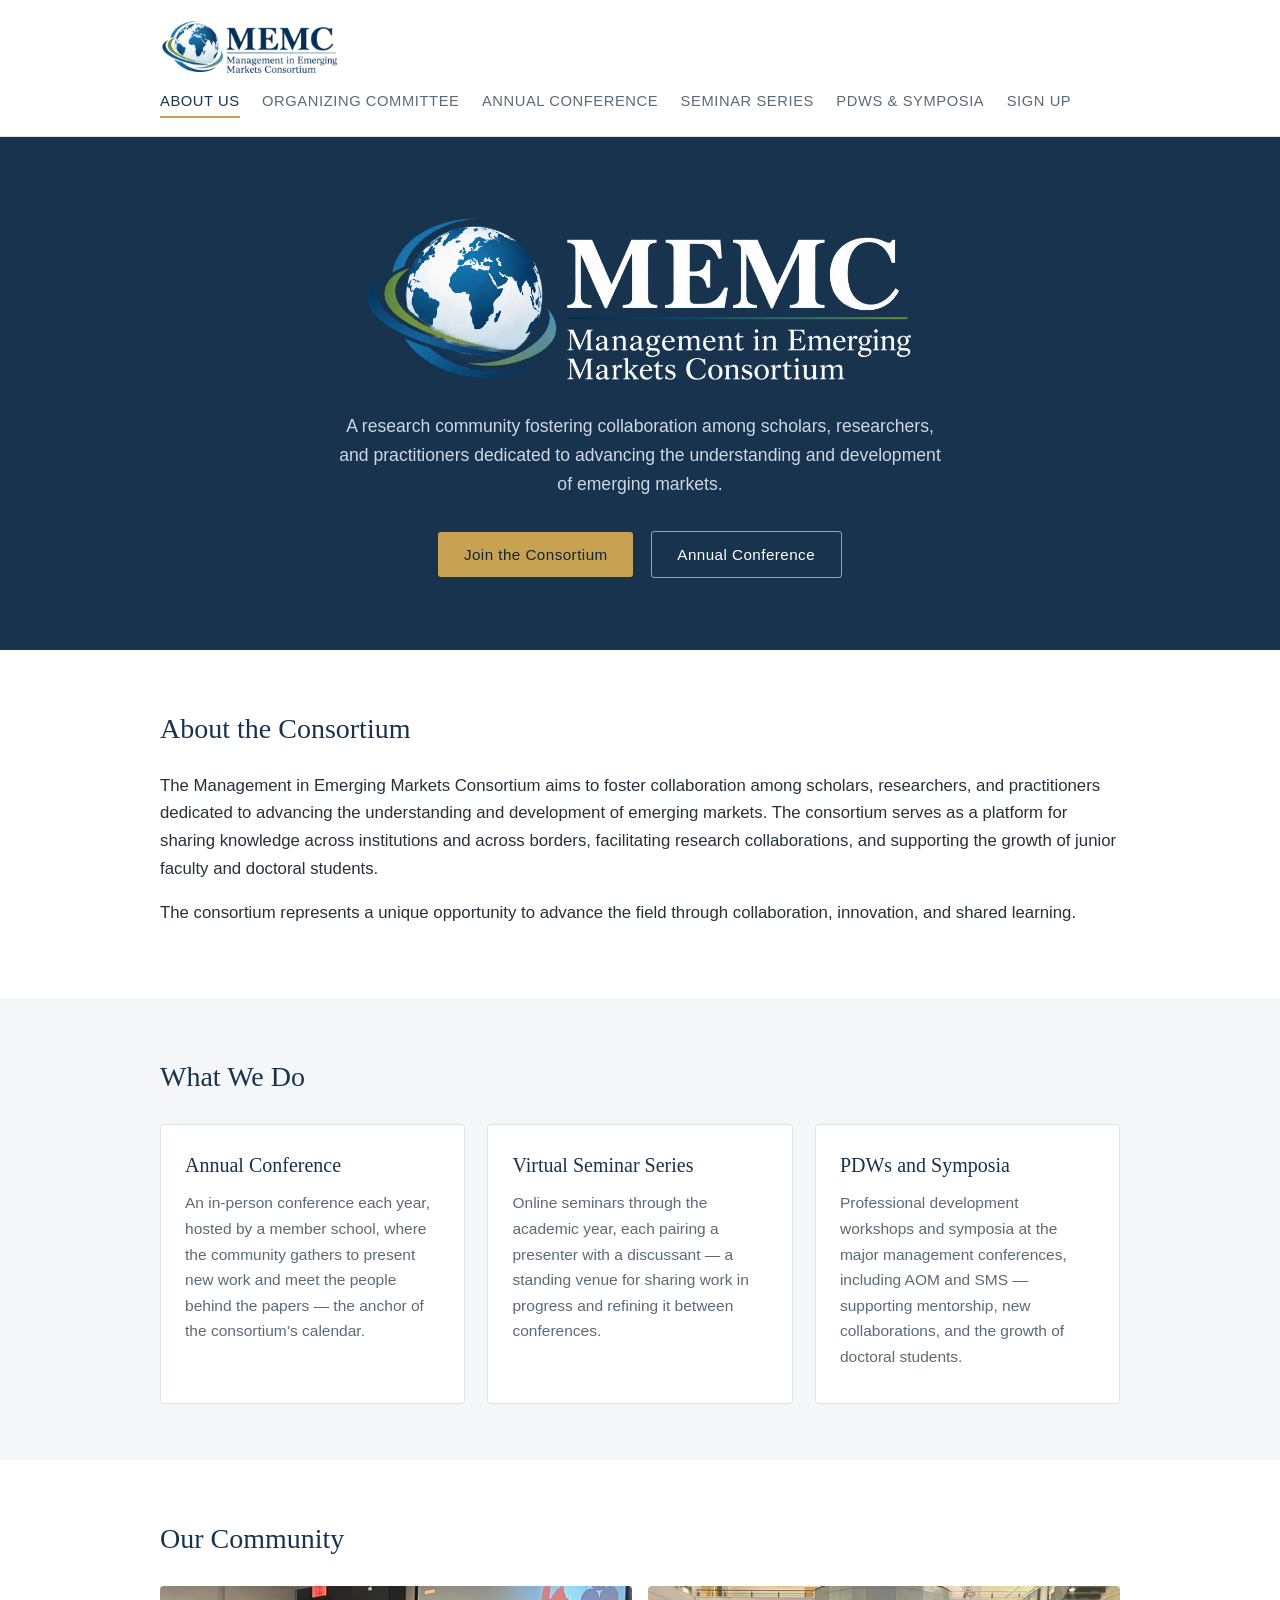
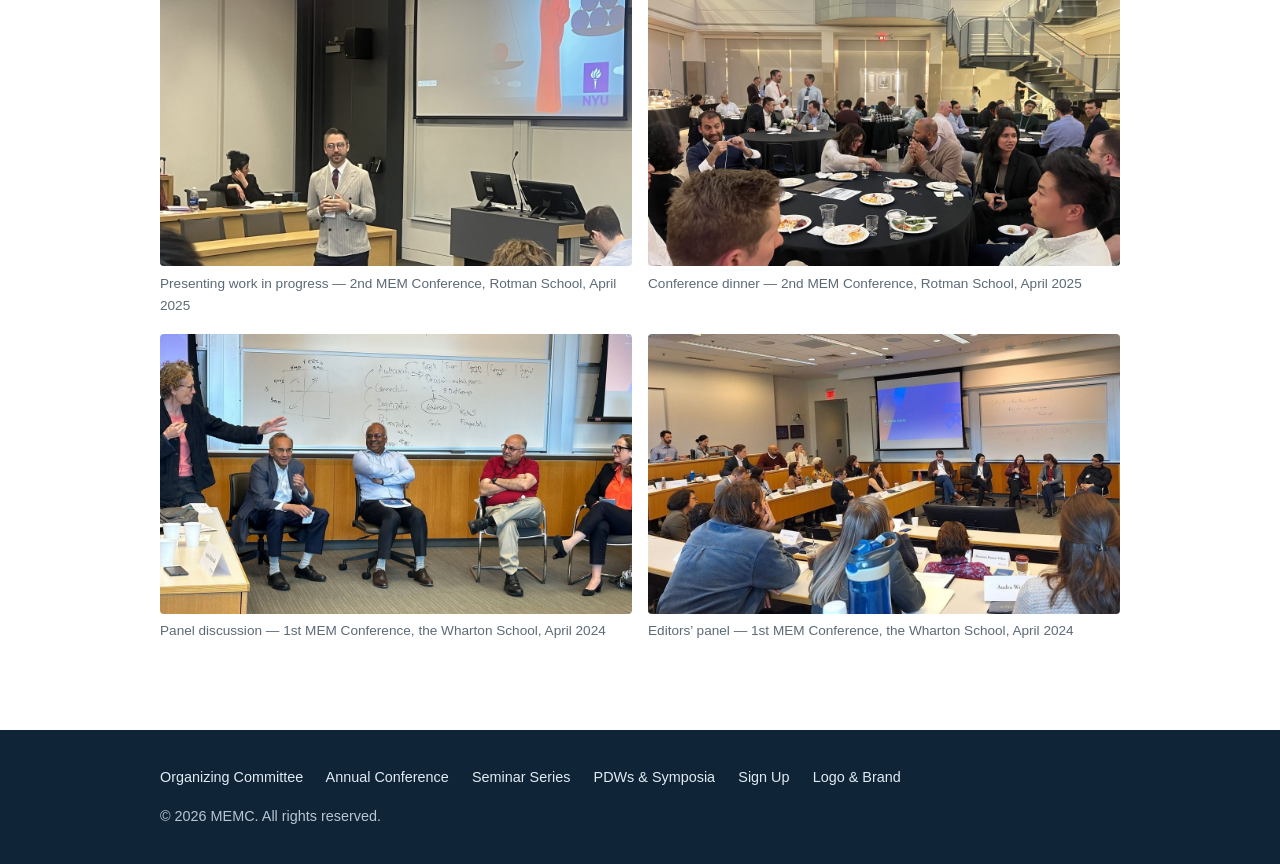
<file: docs/index.html>
<!DOCTYPE html>
<html lang="en">
<head>
  <meta charset="utf-8">
  <meta name="viewport" content="width=device-width, initial-scale=1">
  <title>MEMC — Management in Emerging Markets Consortium</title>
  <meta name="description" content="The Management in Emerging Markets Consortium fosters collaboration among scholars, researchers, and practitioners dedicated to advancing the understanding and development of emerging markets.">
  <link rel="canonical" href="https://mem-consortium.org/">
  <link rel="icon" href="favicon.ico" sizes="any">
  <link rel="icon" type="image/png" href="images/favicon-32.png">
  <link rel="apple-touch-icon" href="images/apple-touch-icon.png">
  <meta property="og:type" content="website">
  <meta property="og:site_name" content="Management in Emerging Markets Consortium (MEMC)">
  <meta property="og:title" content="MEMC — Management in Emerging Markets Consortium">
  <meta property="og:description" content="The Management in Emerging Markets Consortium fosters collaboration among scholars, researchers, and practitioners dedicated to advancing the understanding and development of emerging markets.">
  <meta property="og:url" content="https://mem-consortium.org/">
  <meta property="og:image" content="https://mem-consortium.org/images/memc-logo.png">
  <!-- Tells Google the official name, short name, website, and logo of the
       organization (shown in search results). Not a script that runs. -->
  <script type="application/ld+json">
  {
    "@context": "https://schema.org",
    "@type": "Organization",
    "name": "Management in Emerging Markets Consortium",
    "alternateName": ["MEMC", "MEM Consortium"],
    "url": "https://mem-consortium.org/",
    "logo": "https://mem-consortium.org/images/memc-logo.png",
    "description": "A research community fostering collaboration among scholars, researchers, and practitioners dedicated to advancing the understanding and development of emerging markets."
  }
  </script>
  <link rel="stylesheet" href="css/style.css">
</head>
<body>

<!-- Site navigation. If you change it, make the same change on every page
     (committee.html, conference.html, seminars.html, pdws-symposia.html,
     signup.html, brand.html). -->
<header>
  <div class="wrap header-inner">
    <a class="wordmark" href="index.html"><img src="images/memc-logo-small.png" width="180" height="60" alt="MEMC &mdash; Management in Emerging Markets Consortium"></a>
    <nav>
      <a href="index.html" class="current">About Us</a>
      <a href="committee.html">Organizing Committee</a>
      <a href="conference.html">Annual Conference</a>
      <a href="seminars.html">Seminar Series</a>
      <a href="pdws-symposia.html">PDWs &amp; Symposia</a>
      <a href="signup.html">Sign Up</a>
    </nav>
  </div>
</header>

<div class="hero">
  <div class="wrap">
    <!-- The white-lettered logo, made for dark backgrounds. -->
    <h1><img class="hero-logo" src="images/memc-logo-white.png" alt="MEMC &mdash; Management in Emerging Markets Consortium"></h1>
    <p>A research community fostering collaboration among scholars, researchers,
       and practitioners dedicated to advancing the understanding and development
       of emerging markets.</p>
    <a class="btn btn-solid" href="signup.html">Join the Consortium</a>
    <a class="btn btn-ghost" href="conference.html">Annual Conference</a>
  </div>
</div>

<section>
  <div class="wrap">
    <h2>About the Consortium</h2>
    <p>The Management in Emerging Markets Consortium aims to foster
       collaboration among scholars, researchers, and practitioners dedicated to
       advancing the understanding and development of emerging markets. The
       consortium serves as a platform for sharing knowledge across institutions
       and across borders, facilitating research collaborations, and supporting
       the growth of junior faculty and doctoral students.</p>
    <p>The consortium represents a unique opportunity to advance the field
       through collaboration, innovation, and shared learning.</p>
  </div>
</section>

<section class="tint">
  <div class="wrap">
    <h2>What We Do</h2>

    <!-- HOW TO UPDATE: add a card only when an activity is actually running.
         Ideas the committee has discussed but not yet launched do not belong
         on this page. -->
    <div class="cards">
      <div class="card">
        <h3>Annual Conference</h3>
        <p>An in-person conference each year, hosted by a member school, where
           the community gathers to present new work and meet the people behind
           the papers &mdash; the anchor of the consortium&rsquo;s calendar.</p>
      </div>
      <div class="card">
        <h3>Virtual Seminar Series</h3>
        <p>Online seminars through the academic year, each pairing a presenter
           with a discussant &mdash; a standing venue for sharing work in
           progress and refining it between conferences.</p>
      </div>
      <div class="card">
        <h3>PDWs and Symposia</h3>
        <p>Professional development workshops and symposia at the major
           management conferences, including AOM and SMS &mdash; supporting
           mentorship, new collaborations, and the growth of doctoral
           students.</p>
      </div>
    </div>
  </div>
</section>

<section>
  <div class="wrap">
    <h2>Our Community</h2>
    <!-- Newest conference photos first. Two per conference keeps the grid even. -->
    <div class="photos photos-2x2">
      <figure>
        <img src="images/conference-presentation-2025.jpg" alt="A presenter speaking beside a projected slide at the 2nd MEM Conference, Rotman School, April 2025">
        <figcaption>Presenting work in progress &mdash; 2nd MEM Conference, Rotman School, April 2025</figcaption>
      </figure>
      <figure>
        <img src="images/conference-dinner-2025.jpg" alt="Attendees talking around dinner tables at the 2nd MEM Conference, Rotman School, April 2025">
        <figcaption>Conference dinner &mdash; 2nd MEM Conference, Rotman School, April 2025</figcaption>
      </figure>
      <figure>
        <img src="images/conference-panel-discussion-2024.jpg" alt="Panel discussion at the 1st MEM Conference at the Wharton School, April 2024">
        <figcaption>Panel discussion — 1st MEM Conference, the Wharton School, April 2024</figcaption>
      </figure>
      <figure>
        <img src="images/conference-editors-panel-2024.jpg" alt="Editors' panel at the 1st MEM Conference at the Wharton School, April 2024">
        <figcaption>Editors&rsquo; panel — 1st MEM Conference, the Wharton School, April 2024</figcaption>
      </figure>
    </div>
  </div>
</section>

<footer>
  <div class="wrap footer-inner">
    <div>
      <a href="committee.html">Organizing Committee</a>
      <a href="conference.html">Annual Conference</a>
      <a href="seminars.html">Seminar Series</a>
      <a href="pdws-symposia.html">PDWs &amp; Symposia</a>
      <a href="signup.html">Sign Up</a>
      <a href="brand.html">Logo &amp; Brand</a>
    </div>
    <div>&copy; 2026 MEMC. All rights reserved.</div>
  </div>
</footer>

</body>
</html>
</file>
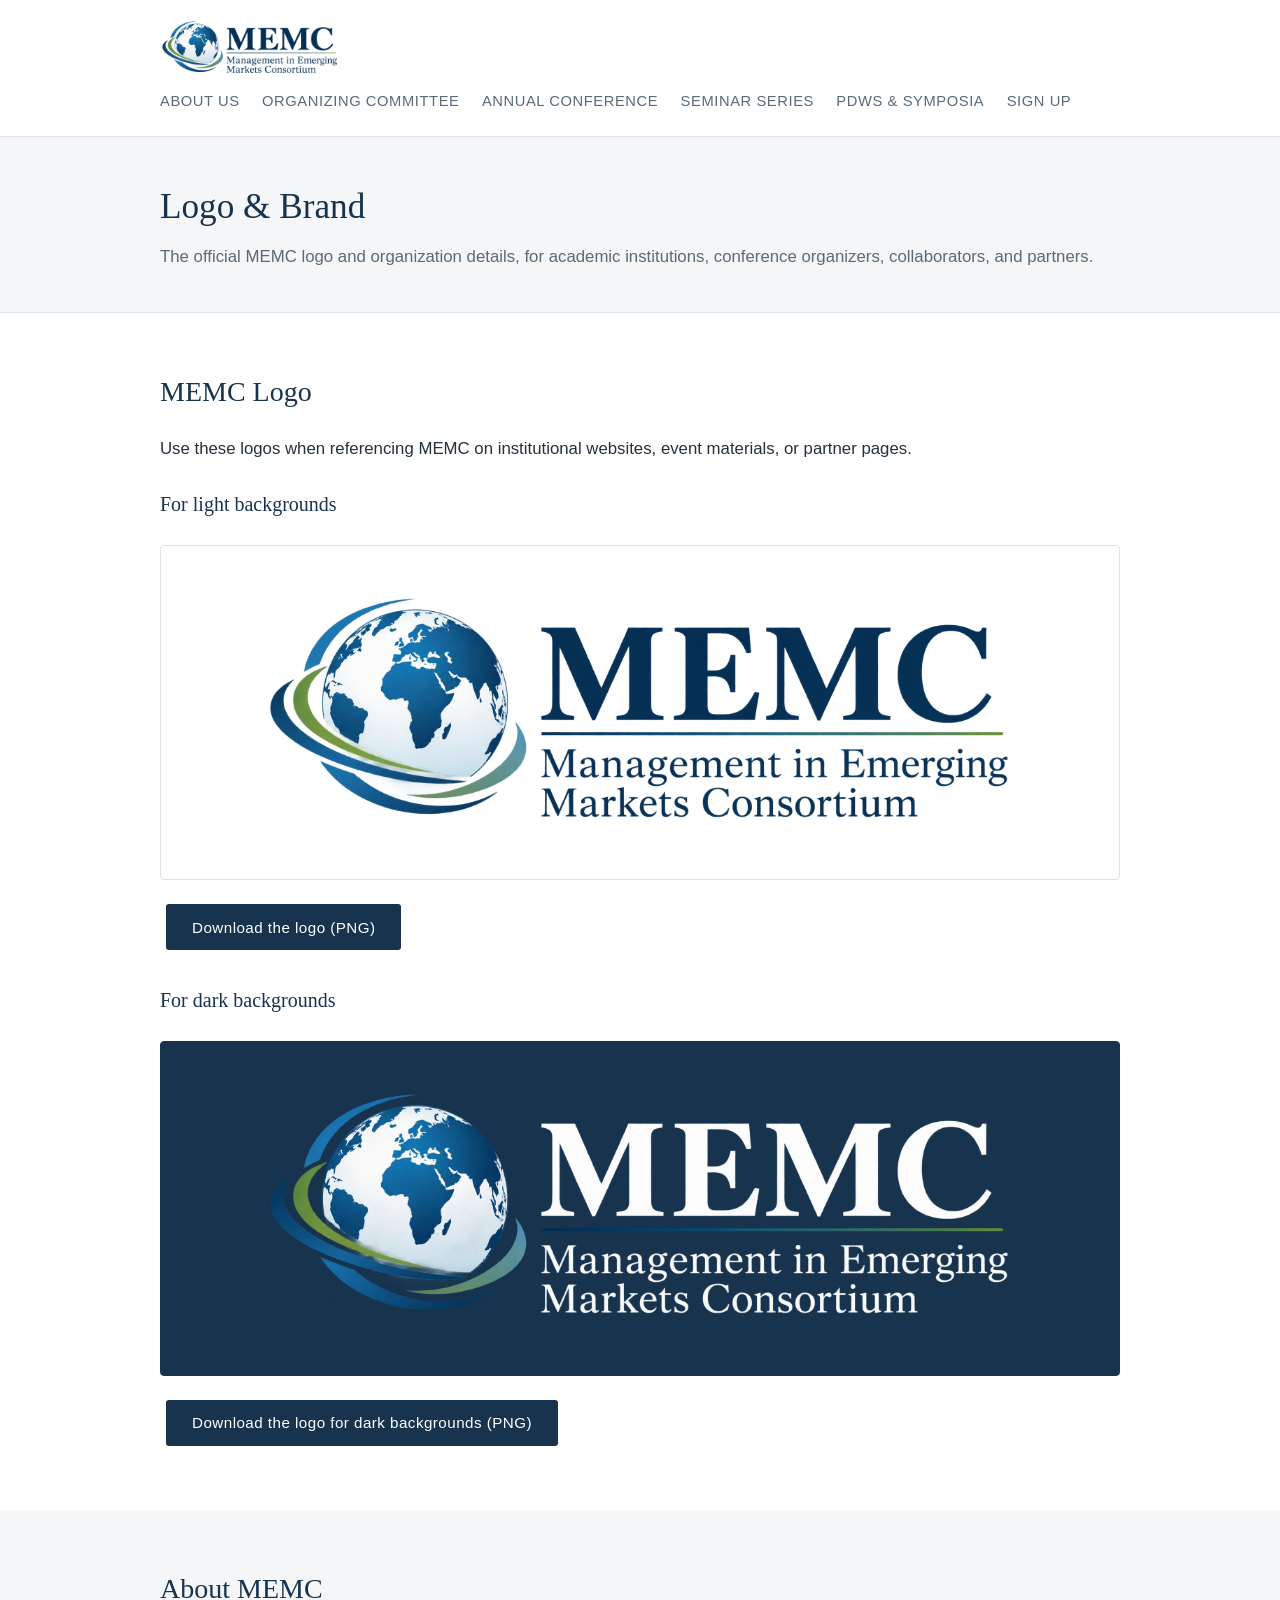
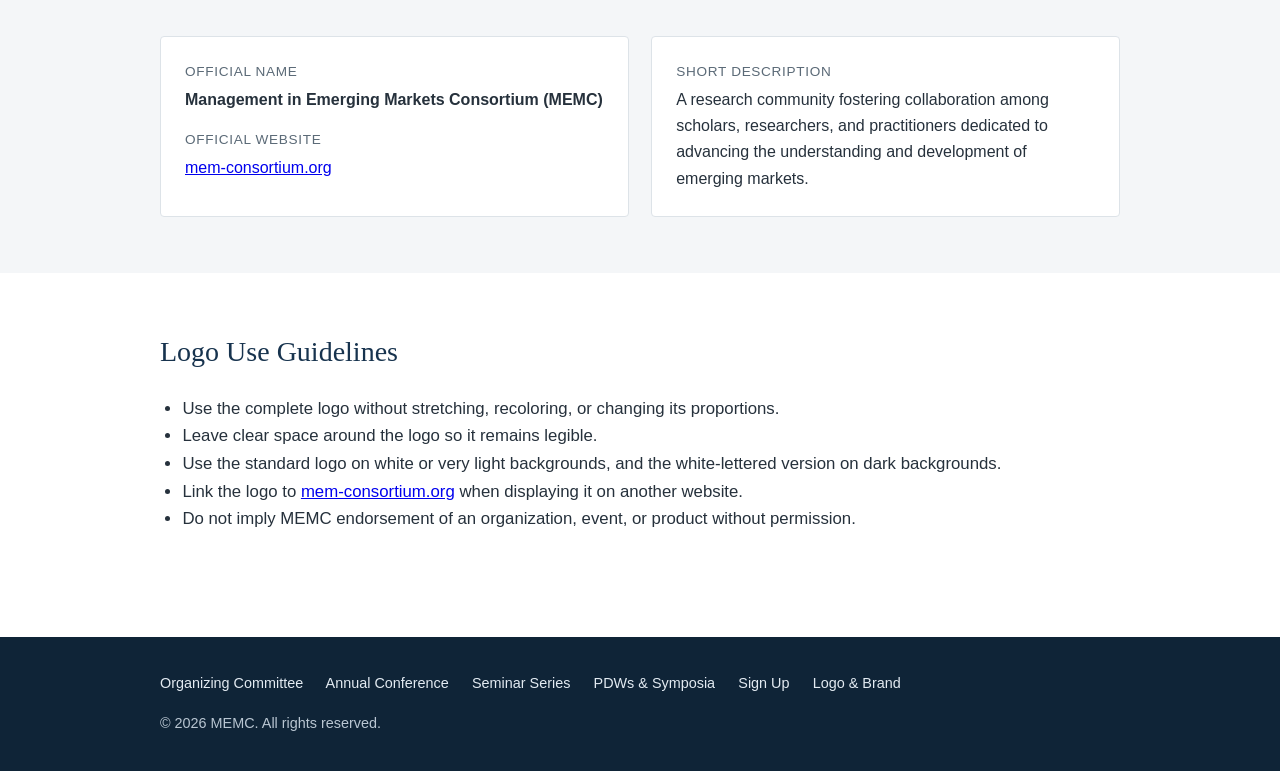
<file: docs/brand.html>
<!DOCTYPE html>
<html lang="en">
<head>
  <meta charset="utf-8">
  <meta name="viewport" content="width=device-width, initial-scale=1">
  <title>Logo &amp; Brand — Management in Emerging Markets Consortium (MEMC)</title>
  <meta name="description" content="Official logo and organization information for the Management in Emerging Markets Consortium (MEMC).">
  <link rel="canonical" href="https://mem-consortium.org/brand.html">
  <link rel="icon" href="favicon.ico" sizes="any">
  <link rel="icon" type="image/png" href="images/favicon-32.png">
  <link rel="apple-touch-icon" href="images/apple-touch-icon.png">
  <meta property="og:type" content="website">
  <meta property="og:site_name" content="Management in Emerging Markets Consortium (MEMC)">
  <meta property="og:title" content="Logo &amp; Brand — Management in Emerging Markets Consortium (MEMC)">
  <meta property="og:description" content="Official logo and organization information for the Management in Emerging Markets Consortium (MEMC).">
  <meta property="og:url" content="https://mem-consortium.org/brand.html">
  <meta property="og:image" content="https://mem-consortium.org/images/memc-logo.png">
  <link rel="stylesheet" href="css/style.css">
</head>
<body>

<header>
  <div class="wrap header-inner">
    <a class="wordmark" href="index.html"><img src="images/memc-logo-small.png" width="180" height="60" alt="MEMC &mdash; Management in Emerging Markets Consortium"></a>
    <nav>
      <a href="index.html">About Us</a>
      <a href="committee.html">Organizing Committee</a>
      <a href="conference.html">Annual Conference</a>
      <a href="seminars.html">Seminar Series</a>
      <a href="pdws-symposia.html">PDWs &amp; Symposia</a>
      <a href="signup.html">Sign Up</a>
    </nav>
  </div>
</header>

<div class="page-title">
  <div class="wrap">
    <h1>Logo &amp; Brand</h1>
    <p>The official MEMC logo and organization details, for academic institutions,
       conference organizers, collaborators, and partners.</p>
  </div>
</div>

<section>
  <div class="wrap">
    <!-- HOW TO UPDATE: if the logo changes, save the full-size PNG over
         docs/images/memc-logo.png (the download below) and a copy about
         480 pixels wide over docs/images/memc-logo-small.png (the header on
         every page). The white-lettered version for dark backgrounds is
         docs/images/memc-logo-white.png (also the home page banner). Keep
         all filenames so nothing else needs editing. -->
    <h2>MEMC Logo</h2>
    <p>Use these logos when referencing MEMC on institutional websites, event
       materials, or partner pages.</p>

    <h3>For light backgrounds</h3>
    <div class="logo-panel">
      <img src="images/memc-logo.png" alt="MEMC logo &mdash; Management in Emerging Markets Consortium">
    </div>
    <a class="btn btn-navy" href="images/memc-logo.png" download="MEMC-logo.png">Download the logo (PNG)</a>

    <h3>For dark backgrounds</h3>
    <div class="logo-panel logo-panel-dark">
      <img src="images/memc-logo-white.png" alt="MEMC logo with white lettering &mdash; Management in Emerging Markets Consortium">
    </div>
    <a class="btn btn-navy" href="images/memc-logo-white.png" download="MEMC-logo-white.png">Download the logo for dark backgrounds (PNG)</a>
  </div>
</section>

<section class="tint">
  <div class="wrap">
    <h2>About MEMC</h2>
    <div class="cards">
      <div class="card">
        <p class="label">Official name</p>
        <p class="value"><strong>Management in Emerging Markets Consortium (MEMC)</strong></p>
        <p class="label">Official website</p>
        <p class="value"><a href="https://mem-consortium.org/">mem-consortium.org</a></p>
      </div>
      <div class="card">
        <p class="label">Short description</p>
        <p class="value">A research community fostering collaboration among scholars,
           researchers, and practitioners dedicated to advancing the understanding
           and development of emerging markets.</p>
      </div>
    </div>
  </div>
</section>

<section>
  <div class="wrap">
    <h2>Logo Use Guidelines</h2>
    <ul>
      <li>Use the complete logo without stretching, recoloring, or changing its proportions.</li>
      <li>Leave clear space around the logo so it remains legible.</li>
      <li>Use the standard logo on white or very light backgrounds, and the white-lettered version on dark backgrounds.</li>
      <li>Link the logo to <a href="https://mem-consortium.org/">mem-consortium.org</a> when displaying it on another website.</li>
      <li>Do not imply MEMC endorsement of an organization, event, or product without permission.</li>
    </ul>
  </div>
</section>

<footer>
  <div class="wrap footer-inner">
    <div>
      <a href="committee.html">Organizing Committee</a>
      <a href="conference.html">Annual Conference</a>
      <a href="seminars.html">Seminar Series</a>
      <a href="pdws-symposia.html">PDWs &amp; Symposia</a>
      <a href="signup.html">Sign Up</a>
      <a href="brand.html">Logo &amp; Brand</a>
    </div>
    <div>&copy; 2026 MEMC. All rights reserved.</div>
  </div>
</footer>

</body>
</html>
</file>
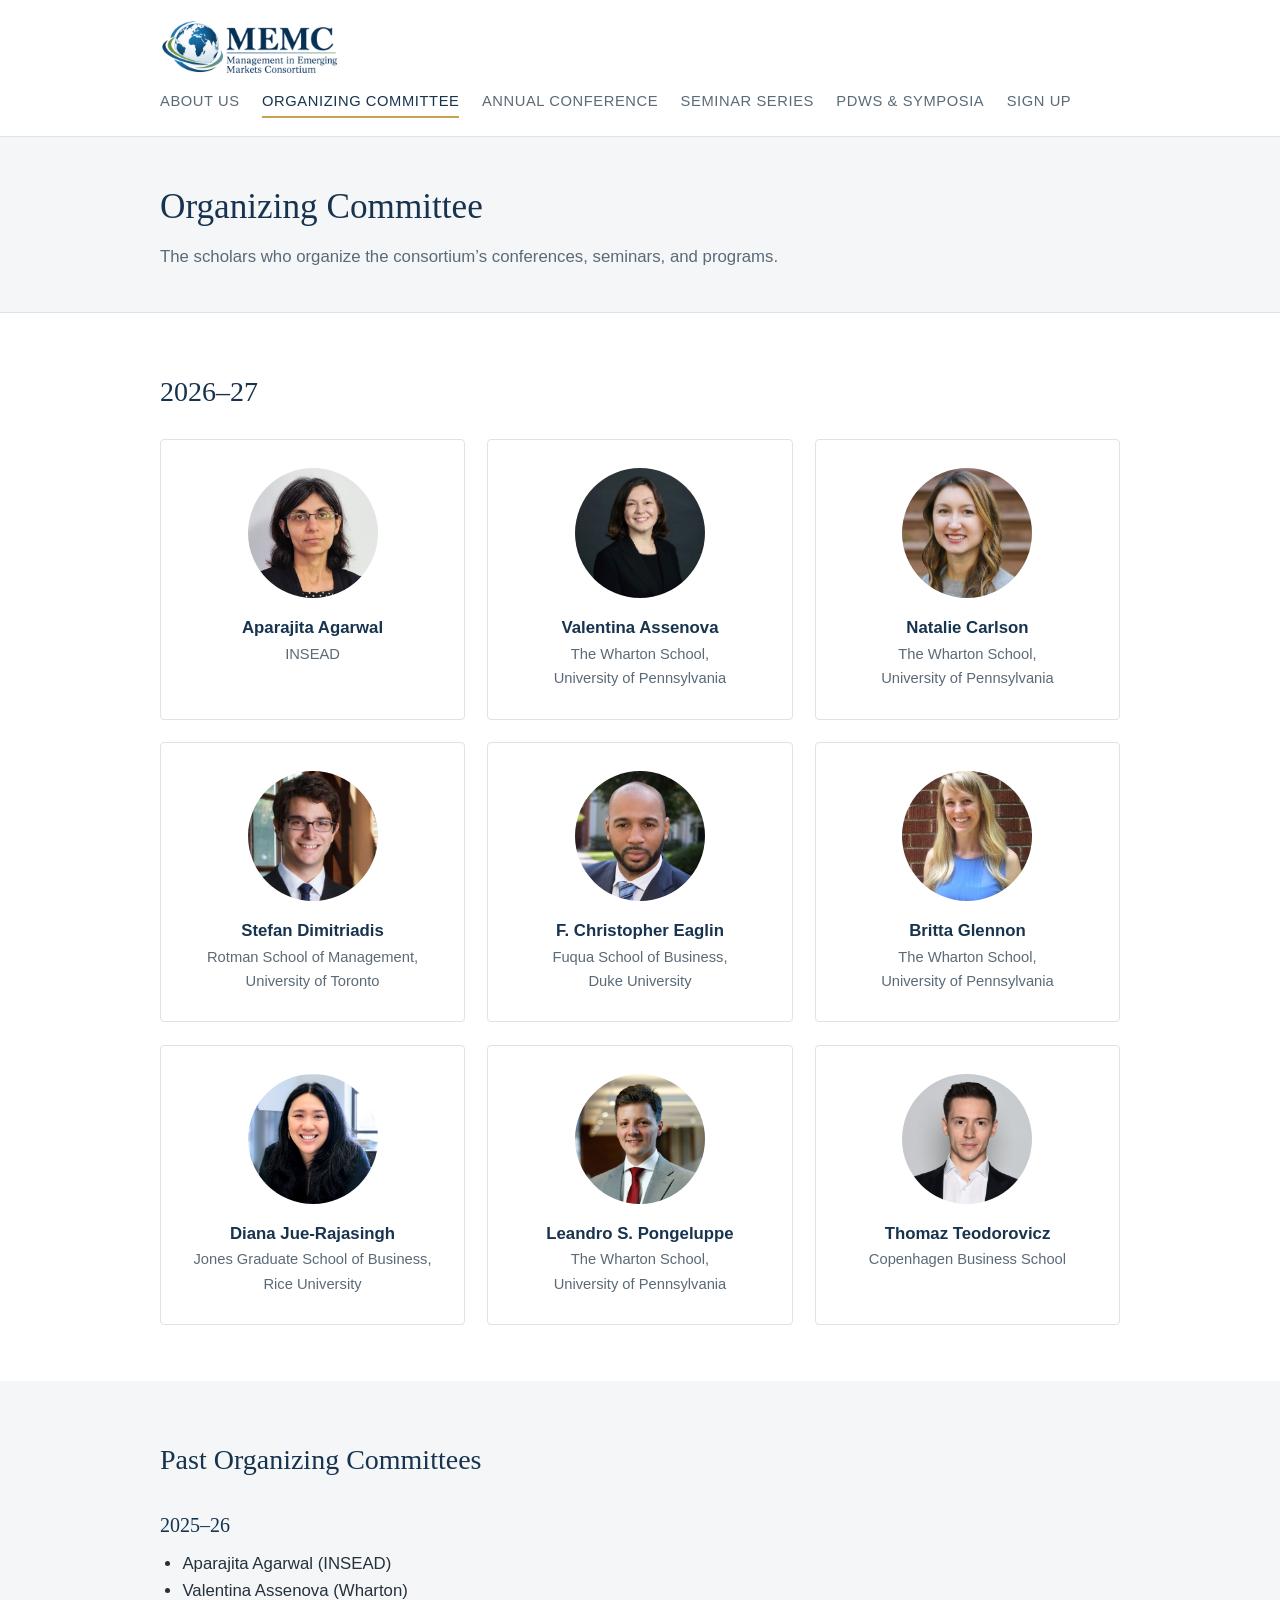
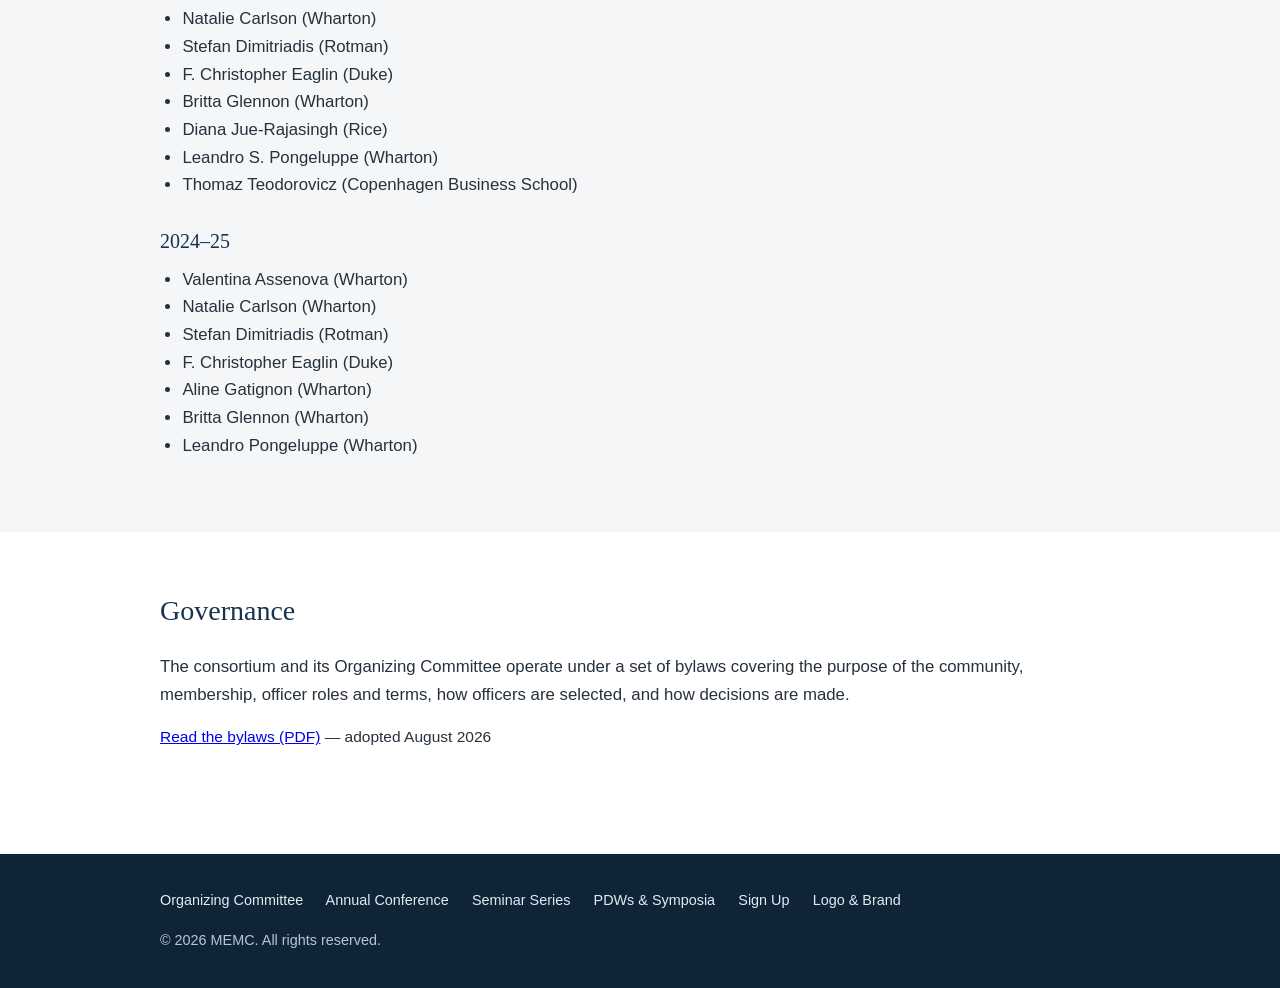
<file: docs/committee.html>
<!DOCTYPE html>
<html lang="en">
<head>
  <meta charset="utf-8">
  <meta name="viewport" content="width=device-width, initial-scale=1">
  <title>Organizing Committee — Management in Emerging Markets Consortium (MEMC)</title>
  <meta name="description" content="The scholars who organize the conferences, seminars, and programs of the Management in Emerging Markets Consortium (MEMC), and the bylaws that govern it.">
  <link rel="canonical" href="https://mem-consortium.org/committee.html">
  <link rel="icon" href="favicon.ico" sizes="any">
  <link rel="icon" type="image/png" href="images/favicon-32.png">
  <link rel="apple-touch-icon" href="images/apple-touch-icon.png">
  <meta property="og:type" content="website">
  <meta property="og:site_name" content="Management in Emerging Markets Consortium (MEMC)">
  <meta property="og:title" content="Organizing Committee — Management in Emerging Markets Consortium (MEMC)">
  <meta property="og:description" content="The scholars who organize the conferences, seminars, and programs of the Management in Emerging Markets Consortium (MEMC), and the bylaws that govern it.">
  <meta property="og:url" content="https://mem-consortium.org/committee.html">
  <meta property="og:image" content="https://mem-consortium.org/images/memc-logo.png">
  <link rel="stylesheet" href="css/style.css">
</head>
<body>

<header>
  <div class="wrap header-inner">
    <a class="wordmark" href="index.html"><img src="images/memc-logo-small.png" width="180" height="60" alt="MEMC &mdash; Management in Emerging Markets Consortium"></a>
    <nav>
      <a href="index.html">About Us</a>
      <a href="committee.html" class="current">Organizing Committee</a>
      <a href="conference.html">Annual Conference</a>
      <a href="seminars.html">Seminar Series</a>
      <a href="pdws-symposia.html">PDWs &amp; Symposia</a>
      <a href="signup.html">Sign Up</a>
    </nav>
  </div>
</header>

<div class="page-title">
  <div class="wrap">
    <h1>Organizing Committee</h1>
    <p>The scholars who organize the consortium&rsquo;s conferences, seminars, and programs.</p>
  </div>
</div>

<section>
  <div class="wrap">
    <!-- HOW TO EDIT THIS PAGE
         Each committee member is one "card" block below (alphabetical by
         last name). Photos live in docs/images/committee/ (square crops
         work best). If no photo is available, use an initials placeholder
         instead of the <img> line:
           <div class="initials">AB</div>
         To add/remove a member, copy/delete a whole card block. -->
    <h2>2026&ndash;27</h2>
    <div class="cards">

      <div class="card person">
        <img src="images/committee/aparajita-agarwal.jpg" alt="Aparajita Agarwal">
        <div class="name">Aparajita Agarwal</div>
        <div class="role">INSEAD</div>
      </div>

      <div class="card person">
        <img src="images/committee/valentina-assenova.jpg" alt="Valentina Assenova">
        <div class="name">Valentina Assenova</div>
        <div class="role">The Wharton School,<br>University of Pennsylvania</div>
      </div>

      <div class="card person">
        <img src="images/committee/natalie-carlson.jpg" alt="Natalie Carlson">
        <div class="name">Natalie Carlson</div>
        <div class="role">The Wharton School,<br>University of Pennsylvania</div>
      </div>

      <div class="card person">
        <img src="images/committee/stefan-dimitriadis.jpg" alt="Stefan Dimitriadis">
        <div class="name">Stefan Dimitriadis</div>
        <div class="role">Rotman School of Management,<br>University of Toronto</div>
      </div>

      <div class="card person">
        <img src="images/committee/christopher-eaglin.jpg" alt="F. Christopher Eaglin">
        <div class="name">F. Christopher Eaglin</div>
        <div class="role">Fuqua School of Business,<br>Duke University</div>
      </div>

      <div class="card person">
        <img src="images/committee/britta-glennon.jpg" alt="Britta Glennon">
        <div class="name">Britta Glennon</div>
        <div class="role">The Wharton School,<br>University of Pennsylvania</div>
      </div>

      <div class="card person">
        <img src="images/committee/diana-jue-rajasingh.jpg" alt="Diana Jue-Rajasingh">
        <div class="name">Diana Jue-Rajasingh</div>
        <div class="role">Jones Graduate School of Business,<br>Rice University</div>
      </div>

      <div class="card person">
        <img src="images/committee/leandro-pongeluppe.jpg" alt="Leandro S. Pongeluppe">
        <div class="name">Leandro S. Pongeluppe</div>
        <div class="role">The Wharton School,<br>University of Pennsylvania</div>
      </div>

      <div class="card person">
        <img src="images/committee/thomaz-teodorovicz.jpg" alt="Thomaz Teodorovicz">
        <div class="name">Thomaz Teodorovicz</div>
        <div class="role">Copenhagen Business School</div>
      </div>

    </div>
  </div>
</section>

<section class="tint">
  <div class="wrap">
    <h2>Past Organizing Committees</h2>

    <h3>2025&ndash;26</h3>
    <ul>
      <li>Aparajita Agarwal (INSEAD)</li>
      <li>Valentina Assenova (Wharton)</li>
      <li>Natalie Carlson (Wharton)</li>
      <li>Stefan Dimitriadis (Rotman)</li>
      <li>F. Christopher Eaglin (Duke)</li>
      <li>Britta Glennon (Wharton)</li>
      <li>Diana Jue-Rajasingh (Rice)</li>
      <li>Leandro S. Pongeluppe (Wharton)</li>
      <li>Thomaz Teodorovicz (Copenhagen Business School)</li>
    </ul>

    <h3>2024&ndash;25</h3>
    <ul>
      <li>Valentina Assenova (Wharton)</li>
      <li>Natalie Carlson (Wharton)</li>
      <li>Stefan Dimitriadis (Rotman)</li>
      <li>F. Christopher Eaglin (Duke)</li>
      <li>Aline Gatignon (Wharton)</li>
      <li>Britta Glennon (Wharton)</li>
      <li>Leandro Pongeluppe (Wharton)</li>
    </ul>
  </div>
</section>

<section>
  <div class="wrap">
    <!-- HOW TO UPDATE: when the bylaws are amended, save the new PDF over
         docs/files/memc-bylaws.pdf (keep the same filename so the link and
         any bookmarks keep working) and update the adoption date below. -->
    <h2>Governance</h2>
    <p>The consortium and its Organizing Committee operate under a set of
       bylaws covering the purpose of the community, membership, officer roles
       and terms, how officers are selected, and how decisions are made.</p>
    <p class="program-download"><a href="files/memc-bylaws.pdf">Read the bylaws (PDF)</a>
       &mdash; adopted August 2026</p>
  </div>
</section>

<footer>
  <div class="wrap footer-inner">
    <div>
      <a href="committee.html">Organizing Committee</a>
      <a href="conference.html">Annual Conference</a>
      <a href="seminars.html">Seminar Series</a>
      <a href="pdws-symposia.html">PDWs &amp; Symposia</a>
      <a href="signup.html">Sign Up</a>
      <a href="brand.html">Logo &amp; Brand</a>
    </div>
    <div>&copy; 2026 MEMC. All rights reserved.</div>
  </div>
</footer>

</body>
</html>
</file>
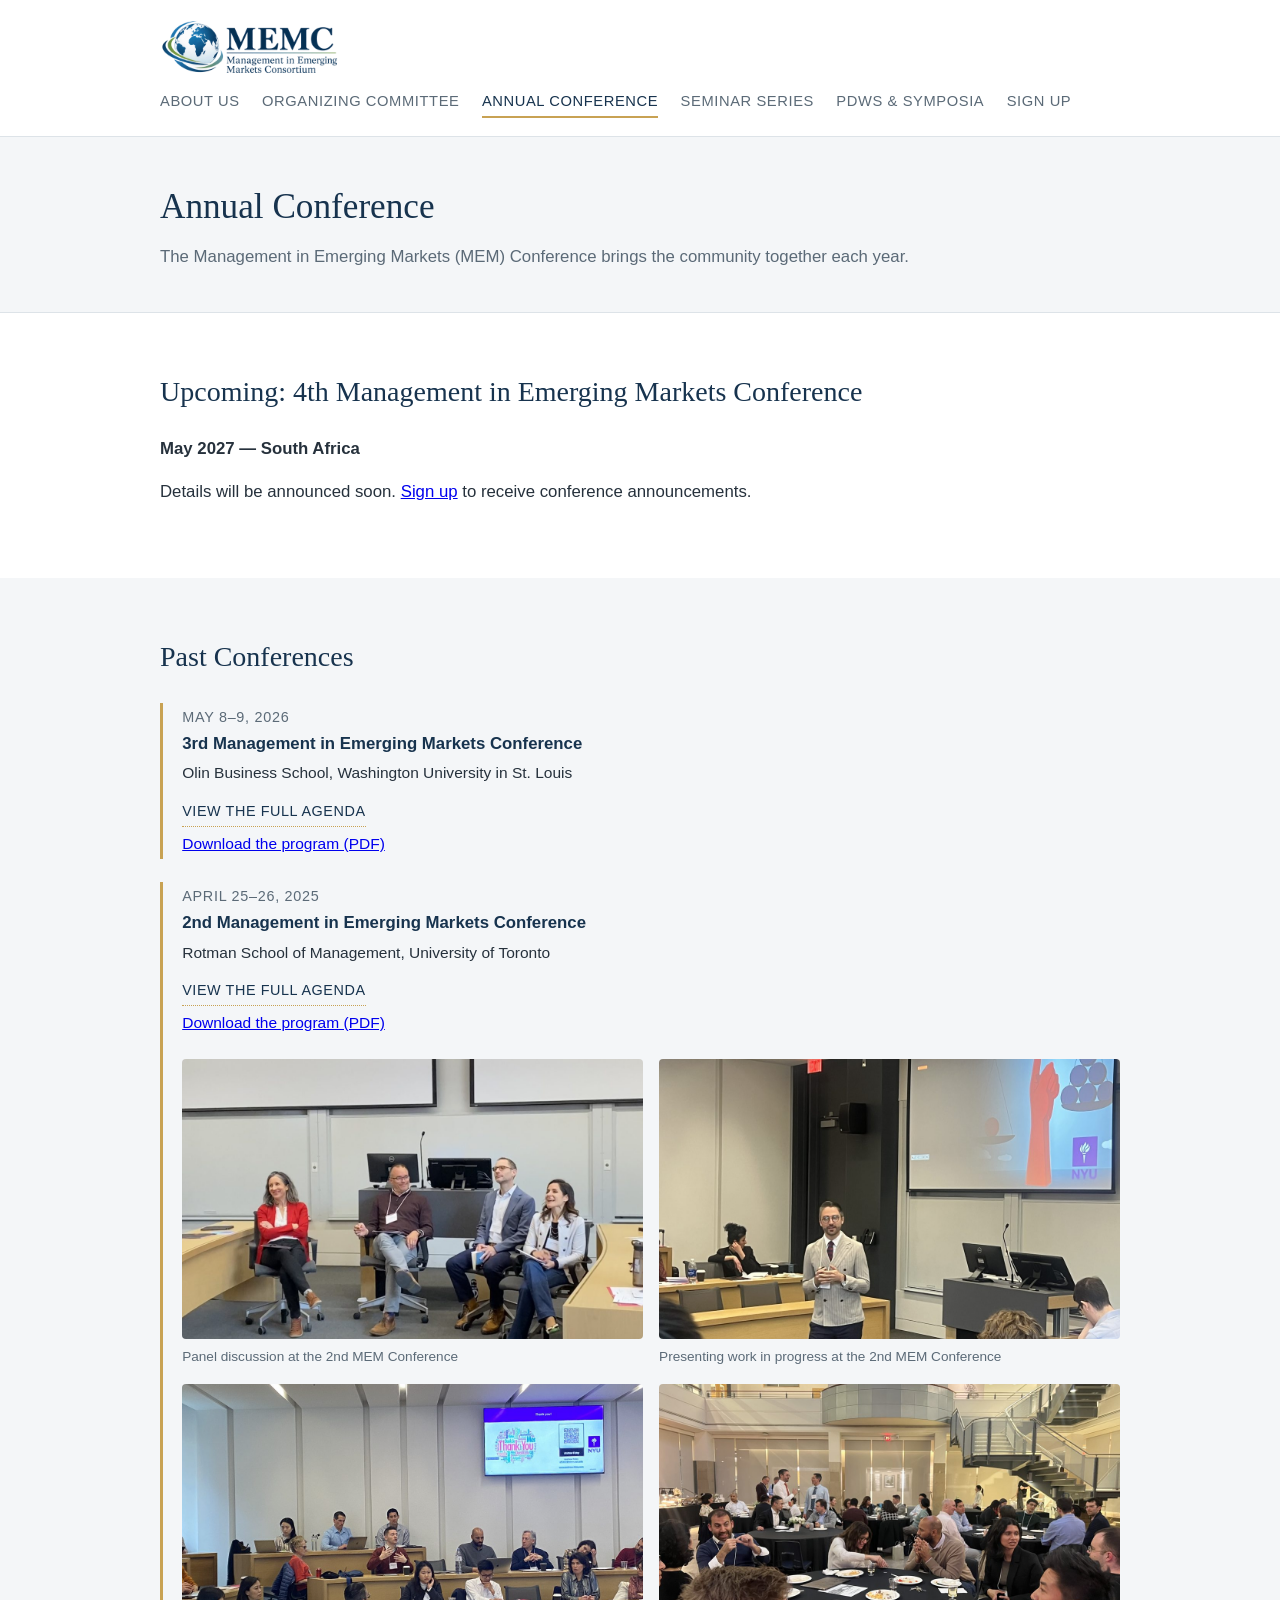
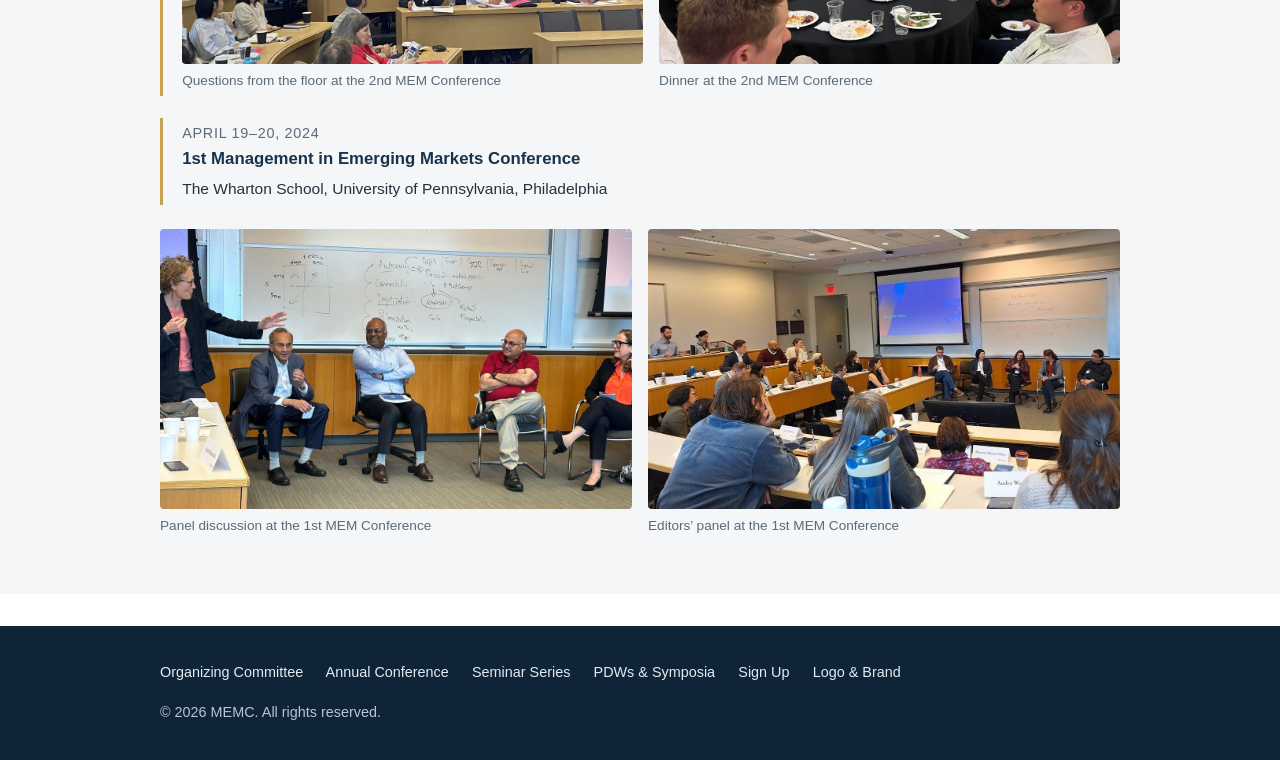
<file: docs/conference.html>
<!DOCTYPE html>
<html lang="en">
<head>
  <meta charset="utf-8">
  <meta name="viewport" content="width=device-width, initial-scale=1">
  <title>Annual Conference — Management in Emerging Markets Consortium (MEMC)</title>
  <meta name="description" content="The annual Management in Emerging Markets (MEM) Conference of the Management in Emerging Markets Consortium (MEMC): dates, venues, and past programs.">
  <link rel="canonical" href="https://mem-consortium.org/conference.html">
  <link rel="icon" href="favicon.ico" sizes="any">
  <link rel="icon" type="image/png" href="images/favicon-32.png">
  <link rel="apple-touch-icon" href="images/apple-touch-icon.png">
  <meta property="og:type" content="website">
  <meta property="og:site_name" content="Management in Emerging Markets Consortium (MEMC)">
  <meta property="og:title" content="Annual Conference — Management in Emerging Markets Consortium (MEMC)">
  <meta property="og:description" content="The annual Management in Emerging Markets (MEM) Conference of the Management in Emerging Markets Consortium (MEMC): dates, venues, and past programs.">
  <meta property="og:url" content="https://mem-consortium.org/conference.html">
  <meta property="og:image" content="https://mem-consortium.org/images/memc-logo.png">
  <link rel="stylesheet" href="css/style.css">
</head>
<body>

<header>
  <div class="wrap header-inner">
    <a class="wordmark" href="index.html"><img src="images/memc-logo-small.png" width="180" height="60" alt="MEMC &mdash; Management in Emerging Markets Consortium"></a>
    <nav>
      <a href="index.html">About Us</a>
      <a href="committee.html">Organizing Committee</a>
      <a href="conference.html" class="current">Annual Conference</a>
      <a href="seminars.html">Seminar Series</a>
      <a href="pdws-symposia.html">PDWs &amp; Symposia</a>
      <a href="signup.html">Sign Up</a>
    </nav>
  </div>
</header>

<div class="page-title">
  <div class="wrap">
    <h1>Annual Conference</h1>
    <p>The Management in Emerging Markets (MEM) Conference brings the community together each year.</p>
  </div>
</div>

<!-- HOW TO UPDATE THIS PAGE for a new conference:
     1. Move the current conference's details down into the "Past Conferences"
        section as a new .event block (copy the pattern there).
     2. Replace the section below with the new conference's details.
     3. Put the new program PDF in docs/files/ and update the download link.
     4. Optionally add the agenda itself as a collapsible <details class="program">
        block inside the .event entry — see the 2026 conference below. -->

<section>
  <div class="wrap">
    <h2>Upcoming: 4th Management in Emerging Markets Conference</h2>
    <p><strong>May 2027 &mdash; South Africa</strong></p>
    <p>Details will be announced soon. <a href="signup.html">Sign up</a> to
       receive conference announcements.</p>
  </div>
</section>

<section class="tint">
  <div class="wrap">
    <h2>Past Conferences</h2>

    <div class="event">
      <div class="when">May 8&ndash;9, 2026</div>
      <div class="what">3rd Management in Emerging Markets Conference</div>
      <p>Olin Business School, Washington University in St. Louis</p>

      <!-- The agenda below is collapsed until the visitor clicks the summary
           line. To do the same for another conference, copy this whole
           <details> block and replace the .slot rows. -->
      <details class="program">
        <summary>View the full agenda</summary>

        <p class="organizers">Organized by F. Christopher Eaglin (Duke University)
           and Tarek Ghani (Washington University in St. Louis)</p>

        <h3>Friday, May 8, 2026</h3>
        <div class="agenda">

          <div class="slot">
            <div class="time">7:00&ndash;8:30 am</div>
            <div class="item">
              <div class="title">Breakfast</div>
              <p>Knight Center Executive Dining Room, 3rd Floor</p>
            </div>
          </div>

          <div class="slot">
            <div class="time">8:30&ndash;8:40 am</div>
            <div class="item">
              <div class="title">Conference Welcome</div>
              <p>Classroom 220</p>
            </div>
          </div>

          <div class="slot">
            <div class="time">8:40&ndash;9:40 am</div>
            <div class="item">
              <div class="title">Taking Stock: Reflections on the Field</div>
              <p>Rodrigo Canales, Caroline Fry, Shon Hiatt, Jiao Luo<br>
                 Moderated by Tarek Ghani</p>
            </div>
          </div>

          <div class="slot">
            <div class="time">9:40&ndash;10:25 am</div>
            <div class="item">
              <div class="title">PhD Student Rapid Presentations</div>
              <p>Kate Nissen, Shubham Singh, Ruby Mittal, Rowan Clarke<br>
                 Moderated by Stefan Dimitriadis</p>
            </div>
          </div>

          <div class="slot">
            <div class="time">10:25&ndash;10:40 am</div>
            <div class="item">
              <div class="title">Coffee Break</div>
            </div>
          </div>

          <div class="slot">
            <div class="time">10:40 am&ndash;12:00 pm</div>
            <div class="item">
              <div class="title">Paper Session 1: Gender and Small Firm Performance</div>
              <ul>
                <li><strong>Amisha Miller</strong> (New York University, Stern) &mdash;
                    Identifying the Sources of Disparity in Investment Decisions:
                    Experimenting with Avatars</li>
                <li><strong>Solene Delecourt</strong> (UC Berkeley, Haas) &mdash;
                    Too Close to Home: Women&rsquo;s Business Location and the
                    Gender Profit Gap</li>
                <li><strong>Geoffrey Borchhardt</strong> (University of Oregon,
                    Lundquist) &mdash; Women&rsquo;s Work: Identifying Drivers of the
                    Gender Earnings Gap in Global Microenterprise</li>
              </ul>
            </div>
          </div>

          <div class="slot">
            <div class="time">12:00&ndash;1:00 pm</div>
            <div class="item">
              <div class="title">Lunch</div>
              <p>Knight Center Executive Dining Room</p>
            </div>
          </div>

          <div class="slot">
            <div class="time">1:00&ndash;2:15 pm</div>
            <div class="item">
              <div class="title">Paper Session 2: Entrepreneurial Growth</div>
              <ul>
                <li><strong>Pete Younkin</strong> (University of Oregon, Lundquist)
                    &mdash; Accelerators or Brakes? A Field Experiment on Encouraging
                    Entrepreneurship in Morocco</li>
                <li><strong>Audra Wormald</strong> (University of North Carolina,
                    Kenan-Flagler) &mdash; From Monoliths to Mosaics: Pathways to
                    Growth for Microenterprise Entrepreneurs</li>
                <li><strong>Liz Lyons</strong> (UC San Diego, GPS) &mdash; Data-Driven
                    Learning and Firm Performance: Experimental Evidence from SMEs
                    in Kenya</li>
              </ul>
            </div>
          </div>

          <div class="slot">
            <div class="time">2:15&ndash;2:30 pm</div>
            <div class="item">
              <div class="title">Coffee Break</div>
            </div>
          </div>

          <div class="slot">
            <div class="time">2:30&ndash;3:45 pm</div>
            <div class="item">
              <div class="title">Paper Session 3: Organizational Governance and Strategies</div>
              <ul>
                <li><strong>Thomaz Teodorovicz</strong> (Copenhagen Business School)
                    &mdash; Strategies at Entry of For-Profit and Non-Profit Firms in
                    Public Services: Insights from Brazilian Higher Education</li>
                <li><strong>Wesley Koo</strong> (Johns Hopkins University, Carey)
                    &mdash; Community-Based Versus Platform-Wide Motivation: A Field
                    Experiment on Recycling Deposits and Entrepreneurship in Lagos,
                    Nigeria</li>
                <li><strong>Diana Jue-Rajasingh</strong> (Rice University, Jones)
                    &mdash; When CSR Spending Doesn&rsquo;t Deliver: Political Alignment
                    and Implementation Distortion in India</li>
              </ul>
            </div>
          </div>

          <div class="slot">
            <div class="time">3:50&ndash;4:35 pm</div>
            <div class="item">
              <div class="title">PhD Student Rapid Presentations</div>
              <p>Leke Jegede, HK Park, Amrita Saha, Yuqing Tang<br>
                 Moderated by Thomaz Teodorovicz</p>
            </div>
          </div>

          <div class="slot">
            <div class="time">4:40&ndash;5:30 pm</div>
            <div class="item">
              <div class="title">Looking Forward: Future Directions for Scholarship</div>
              <p>Daniella Laureiro Martinez, Aruna Ranganathan, Markus Taussig,
                 Minyuan Zhao<br>
                 Moderated by Natalie Carlson</p>
            </div>
          </div>

          <div class="slot">
            <div class="time">6:00&ndash;8:00 pm</div>
            <div class="item">
              <div class="title">Drinks &amp; Dinner</div>
              <p>O&rsquo;Donnell Lounge, Knight Center</p>
            </div>
          </div>

        </div>

        <h3>Saturday, May 9, 2026</h3>
        <div class="agenda">

          <div class="slot">
            <div class="time">7:00&ndash;8:30 am</div>
            <div class="item">
              <div class="title">Breakfast</div>
              <p>Knight Center Executive Dining Room, 3rd Floor</p>
            </div>
          </div>

          <div class="slot">
            <div class="time">8:30&ndash;9:45 am</div>
            <div class="item">
              <div class="title">Paper Session 4: Tech, Innovation, and Knowledge Diffusion</div>
              <ul>
                <li><strong>Aparajita Agarwal</strong> (INSEAD) &mdash; Relational
                    Constraints and Agent Trade-Offs at the Last Mile: Evidence from
                    a Digital Platform in India</li>
                <li><strong>Natalie Carlson</strong> (University of Pennsylvania,
                    Wharton) &mdash; AI and Entrepreneurial Search: A Field Experiment
                    in Zimbabwe</li>
                <li><strong>Britta Glennon</strong> (University of Pennsylvania,
                    Wharton) &mdash; Production and Diffusion of Scientific Knowledge:
                    Evidence from the Turkish Failed Coup</li>
              </ul>
            </div>
          </div>

          <div class="slot">
            <div class="time">9:45&ndash;10:00 am</div>
            <div class="item">
              <div class="title">Coffee Break</div>
            </div>
          </div>

          <div class="slot">
            <div class="time">10:00&ndash;10:50 am</div>
            <div class="item">
              <div class="title">Paper Session 5: Informal Institutions and Entrepreneurship</div>
              <ul>
                <li><strong>Chris Eaglin</strong> (Duke University, Fuqua) &mdash;
                    Informal Governance and Resilience in the South African Taxi
                    Industry</li>
                <li><strong>Stefan Dimitriadis</strong> (University of Toronto, Rotman)
                    &mdash; Bridging Ethnic Divides: How Ethnically Diverse
                    Interactions Improve Entrepreneurial Performance</li>
              </ul>
            </div>
          </div>

          <div class="slot">
            <div class="time">10:50&ndash;11:00 am</div>
            <div class="item">
              <div class="title">MEM 2027 in South Africa</div>
            </div>
          </div>

          <div class="slot">
            <div class="time">11:00 am&ndash;12:00 pm</div>
            <div class="item">
              <div class="title">Editor Panel: Publishing Research on Emerging Markets</div>
              <p>Heather Berry, Seth Carnahan, Lamar Pierce<br>
                 Moderated by Christopher Eaglin</p>
            </div>
          </div>

          <div class="slot">
            <div class="time">12:00&ndash;1:00 pm</div>
            <div class="item">
              <div class="title">Lunch</div>
              <p>Knight Center Executive Dining Room, 3rd Floor</p>
            </div>
          </div>

        </div>
      </details>

      <p class="program-download"><a href="files/2026-conference-program.pdf">Download the program (PDF)</a></p>
    </div>

    <div class="event">
      <div class="when">April 25&ndash;26, 2025</div>
      <div class="what">2nd Management in Emerging Markets Conference</div>
      <p>Rotman School of Management, University of Toronto</p>

      <details class="program">
        <summary>View the full agenda</summary>

        <h3>Friday, April 25, 2025</h3>
        <div class="agenda">

          <div class="slot">
            <div class="time">8:00&ndash;9:00 am</div>
            <div class="item">
              <div class="title">Registration, Coffee &amp; Breakfast</div>
              <p>Fleck Atrium</p>
            </div>
          </div>

          <div class="slot">
            <div class="time">9:00&ndash;9:05 am</div>
            <div class="item">
              <div class="title">Welcome from the Organizing Team</div>
              <p>Fleck Atrium</p>
            </div>
          </div>

          <div class="slot">
            <div class="time">9:05&ndash;10:05 am</div>
            <div class="item">
              <div class="title">Theory Building Panel</div>
              <p>Laura Doering, Chris Yenkey, Rodrigo Canales, Shon Hiatt<br>
                 Moderated by Ryann Manning &middot; Fleck Atrium</p>
            </div>
          </div>

          <div class="slot">
            <div class="time">10:05&ndash;10:15 am</div>
            <div class="item">
              <div class="title">Coffee Break</div>
            </div>
          </div>

          <div class="slot">
            <div class="time">10:15&ndash;11:00 am</div>
            <div class="item">
              <div class="title">PhD Student Rapid Presentations</div>
              <p>Aparajita Agarwal, Grady Raines, Zahra Hejrati, Shubham Singh,
                 Roy Huang &middot; Fleck Atrium</p>
            </div>
          </div>

          <div class="slot">
            <div class="time">11:00&ndash;11:15 am</div>
            <div class="item">
              <div class="title">Coffee Break</div>
            </div>
          </div>

          <div class="slot">
            <div class="time">11:15 am&ndash;12:30 pm</div>
            <div class="item">
              <div class="title">Paper Sessions 1 &amp; 2 (parallel)</div>
              <p>RSM 142 and RSM 147</p>

              <div class="subsession">
                <div class="subtitle">1. Corporate Social Responsibility and Stakeholder Engagement</div>
                <ul>
                  <li><strong>Aline Gatignon</strong> &mdash; They Don&rsquo;t Care About
                      Us: Sequencing Public and Private Actions to Unlock Socioeconomic
                      Growth in Disadvantaged Communities</li>
                  <li><strong>Greg Distelhorst</strong> &mdash; How Much Do Workers Value
                      Supply Chain CSR? Evidence from a Choice Experiment in Morocco</li>
                  <li><strong>Jose Uribe</strong> &mdash; Learning by Helping: Evidence
                      from Chinese Brokerages&rsquo; Community CSR</li>
                  <li><strong>Sandro Cabral</strong> &mdash; Stakeholder Value Creation
                      and Allocation Under External Market Pressures: An Analysis of the
                      Brazilian Meat Industry</li>
                </ul>
              </div>

              <div class="subsession">
                <div class="subtitle">2. Organizational Design and Governance</div>
                <ul>
                  <li><strong>Chris Poliquin</strong> &mdash; Centralization and
                      Redeployment</li>
                  <li><strong>Nataliya Wright</strong> &mdash; The Impact of Communicating
                      Strategy on Employee Ideas: Evidence from a Global Startup Field
                      Experiment</li>
                  <li><strong>Thomaz Teodorovicz</strong> &mdash; Digital Solutions to
                      Access-Oriented Grand Challenges: Remote Learning, Comparative
                      Governance, and the Access-Quality Trade-Off</li>
                  <li><strong>Arzi Adbi</strong> &mdash; How Do Domestic and Foreign Firms
                      Respond to a Reduction in Competition from the Public Sector?
                      Evidence from Vaccine Markets in India</li>
                </ul>
              </div>
            </div>
          </div>

          <div class="slot">
            <div class="time">12:30&ndash;1:30 pm</div>
            <div class="item">
              <div class="title">Lunch</div>
              <p>Fleck Atrium</p>
            </div>
          </div>

          <div class="slot">
            <div class="time">1:30&ndash;2:45 pm</div>
            <div class="item">
              <div class="title">Paper Sessions 3 &amp; 4 (parallel)</div>
              <p>RSM 142 and RSM 147</p>

              <div class="subsession">
                <div class="subtitle">3. Financial Decisions and Institutional Contexts</div>
                <ul>
                  <li><strong>Christopher Eaglin</strong> &mdash; Drivers of Default: How
                      Input Utilization and Loan Repayment Respond to Randomized Debt
                      Restructuring and Other Shocks</li>
                  <li><strong>Ussama Ahmad Khan</strong> &mdash; Humanizing Poverty
                      Alleviation</li>
                  <li><strong>Markus Taussig</strong> &mdash; Incentivizing Lending to
                      Women Entrepreneurs: Evidence from Vietnam</li>
                  <li><strong>Robert Nason</strong> &mdash; The Social Construction of
                      Political Risk: How Narratives Shape Africa&rsquo;s Perception
                      Premium and Constrain Foreign Investment</li>
                </ul>
              </div>

              <div class="subsession">
                <div class="subtitle">4. Technology and Social Innovation</div>
                <ul>
                  <li><strong>Diana Jue-Rajasingh</strong> &mdash; How Local Entrepreneurs
                      Shape Low-Income Countries&rsquo; Emerging Industries for Social
                      Innovations</li>
                  <li><strong>Valentina Assenova</strong> &mdash; Beyond Technology
                      Adoption: The Critical Role of Digital Technology Integration in
                      SME Growth and Scalability</li>
                  <li><strong>Tarek Ghani</strong> &mdash; Strengthening Fragile States:
                      Evidence from Mobile Salary Payments in Afghanistan</li>
                  <li><strong>Wesley Koo</strong> &mdash; Reemergence of the Pearl
                      Industry Through Live-Streaming</li>
                </ul>
              </div>
            </div>
          </div>

          <div class="slot">
            <div class="time">2:45&ndash;3:00 pm</div>
            <div class="item">
              <div class="title">Coffee Break</div>
            </div>
          </div>

          <div class="slot">
            <div class="time">3:00&ndash;3:40 pm</div>
            <div class="item">
              <div class="title">PhD Student Rapid Presentations</div>
              <p>Rowan Clarke, Angelo Bello, Esam Boraey, Priyam Saraf
                 &middot; Fleck Atrium</p>
            </div>
          </div>

          <div class="slot">
            <div class="time">3:40&ndash;4:00 pm</div>
            <div class="item">
              <div class="title">Cornell EMI Report</div>
              <p>Lourdes Casanova</p>
            </div>
          </div>

          <div class="slot">
            <div class="time">4:00&ndash;4:15 pm</div>
            <div class="item">
              <div class="title">Coffee Break</div>
            </div>
          </div>

          <div class="slot">
            <div class="time">4:15&ndash;5:15 pm</div>
            <div class="item">
              <div class="title">Looking to the Future: Opportunities and Challenges for
                   Management Research in Emerging Markets</div>
              <p>Anita McGahan, Wes Sine, Jordan Siegel<br>
                 Moderated by Stefan Dimitriadis &middot; Fleck Atrium</p>
            </div>
          </div>

          <div class="slot">
            <div class="time">5:15&ndash;6:30 pm</div>
            <div class="item">
              <div class="title">Drinks Social</div>
              <p>Fleck Atrium</p>
            </div>
          </div>

          <div class="slot">
            <div class="time">6:30&ndash;8:30 pm</div>
            <div class="item">
              <div class="title">Dinner</div>
              <p>Fleck Atrium</p>
            </div>
          </div>

        </div>

        <h3>Saturday, April 26, 2025</h3>
        <div class="agenda">

          <div class="slot">
            <div class="time">8:00&ndash;9:00 am</div>
            <div class="item">
              <div class="title">Breakfast</div>
              <p>Fleck Atrium</p>
            </div>
          </div>

          <div class="slot">
            <div class="time">9:00&ndash;9:45 am</div>
            <div class="item">
              <div class="title">PhD Student Presentations</div>
              <p>Amrita Saha, Peter Polhill, Stefan Ivanovski, Andrew Foley</p>
            </div>
          </div>

          <div class="slot">
            <div class="time">9:45&ndash;10:00 am</div>
            <div class="item">
              <div class="title">Coffee Break</div>
            </div>
          </div>

          <div class="slot">
            <div class="time">10:00&ndash;11:15 am</div>
            <div class="item">
              <div class="title">Paper Sessions 5 &amp; 6 (parallel)</div>

              <div class="subsession">
                <div class="subtitle">5. Inequality and Institutional Constraints</div>
                <ul>
                  <li><strong>Diana Dakhlallah</strong> &mdash; Wages That Bind: How Do
                      Social and Financial Incentives Interact to Shape Workers&rsquo;
                      Decision to Take Bribes in Organizations?</li>
                  <li><strong>Kunyuan Qiao</strong> &mdash; From Armed Roots to Airline
                      Routes: Stakeholder Imprinting and Entrepreneurial Geographic
                      Expansion</li>
                </ul>
              </div>

              <div class="subsession">
                <div class="subtitle">6. Entrepreneurship</div>
                <ul>
                  <li><strong>Everlyne Misati</strong> &mdash; What Motivates Informal
                      Entrepreneurs in Emerging Markets to Formalize Their Ventures?</li>
                  <li><strong>Stefan Dimitriadis</strong> &mdash; Entrepreneurship, Family
                      Embeddedness, and Participative Management: Transforming Constraints
                      into Resources for Entrepreneurs in Togo</li>
                  <li><strong>Muntasir Shami</strong> &mdash; The Effect of Parental
                      Transmission of Entrepreneurship on Small and Micro-Enterprise Sales
                      Performance</li>
                </ul>
              </div>
            </div>
          </div>

          <div class="slot">
            <div class="time">11:15&ndash;11:30 am</div>
            <div class="item">
              <div class="title">Introducing the MEM Consortium</div>
              <p>Valentina Assenova, Chris Eaglin</p>
            </div>
          </div>

          <div class="slot">
            <div class="time">11:30 am&ndash;12:30 pm</div>
            <div class="item">
              <div class="title">Editor Panel</div>
              <p>Brian Silverman, Lamar Pierce, Dan Wang, Sandro Cabral,
                 Sinziana Dorobantu<br>
                 Moderated by Aline Gatignon</p>
            </div>
          </div>

          <div class="slot">
            <div class="time">12:30&ndash;1:30 pm</div>
            <div class="item">
              <div class="title">Boxed Lunches, Wrap-Up &amp; Thanks</div>
            </div>
          </div>

        </div>

        <p class="organizers">The conference was sponsored by the Rotman School of
           Management; the doctoral student sessions were sponsored by the Cornell
           Emerging Markets Institute.</p>
      </details>

      <p class="program-download"><a href="files/2025-conference-program.pdf">Download the program (PDF)</a></p>

      <div class="photos photos-2x2">
        <figure>
          <img src="images/conference-panel-2025.jpg" alt="Four panelists seated at the front of a classroom at the 2nd MEM Conference, Rotman, April 2025">
          <figcaption>Panel discussion at the 2nd MEM Conference</figcaption>
        </figure>
        <figure>
          <img src="images/conference-presentation-2025.jpg" alt="A presenter speaking beside a projected slide at the 2nd MEM Conference">
          <figcaption>Presenting work in progress at the 2nd MEM Conference</figcaption>
        </figure>
        <figure>
          <img src="images/conference-audience-2025.jpg" alt="Attendees seated in a tiered classroom, one asking a question, at the 2nd MEM Conference">
          <figcaption>Questions from the floor at the 2nd MEM Conference</figcaption>
        </figure>
        <figure>
          <img src="images/conference-dinner-2025.jpg" alt="Attendees talking around dinner tables at the 2nd MEM Conference">
          <figcaption>Dinner at the 2nd MEM Conference</figcaption>
        </figure>
      </div>
    </div>

    <div class="event">
      <div class="when">April 19&ndash;20, 2024</div>
      <div class="what">1st Management in Emerging Markets Conference</div>
      <p>The Wharton School, University of Pennsylvania, Philadelphia</p>
    </div>

    <div class="photos">
      <figure>
        <img src="images/conference-panel-discussion-2024.jpg" alt="Panel discussion at the 1st MEM Conference, Wharton, April 2024">
        <figcaption>Panel discussion at the 1st MEM Conference</figcaption>
      </figure>
      <figure>
        <img src="images/conference-editors-panel-2024.jpg" alt="Editors' panel at the 1st MEM Conference, Wharton, April 2024">
        <figcaption>Editors&rsquo; panel at the 1st MEM Conference</figcaption>
      </figure>
    </div>
  </div>
</section>

<footer>
  <div class="wrap footer-inner">
    <div>
      <a href="committee.html">Organizing Committee</a>
      <a href="conference.html">Annual Conference</a>
      <a href="seminars.html">Seminar Series</a>
      <a href="pdws-symposia.html">PDWs &amp; Symposia</a>
      <a href="signup.html">Sign Up</a>
      <a href="brand.html">Logo &amp; Brand</a>
    </div>
    <div>&copy; 2026 MEMC. All rights reserved.</div>
  </div>
</footer>

</body>
</html>
</file>
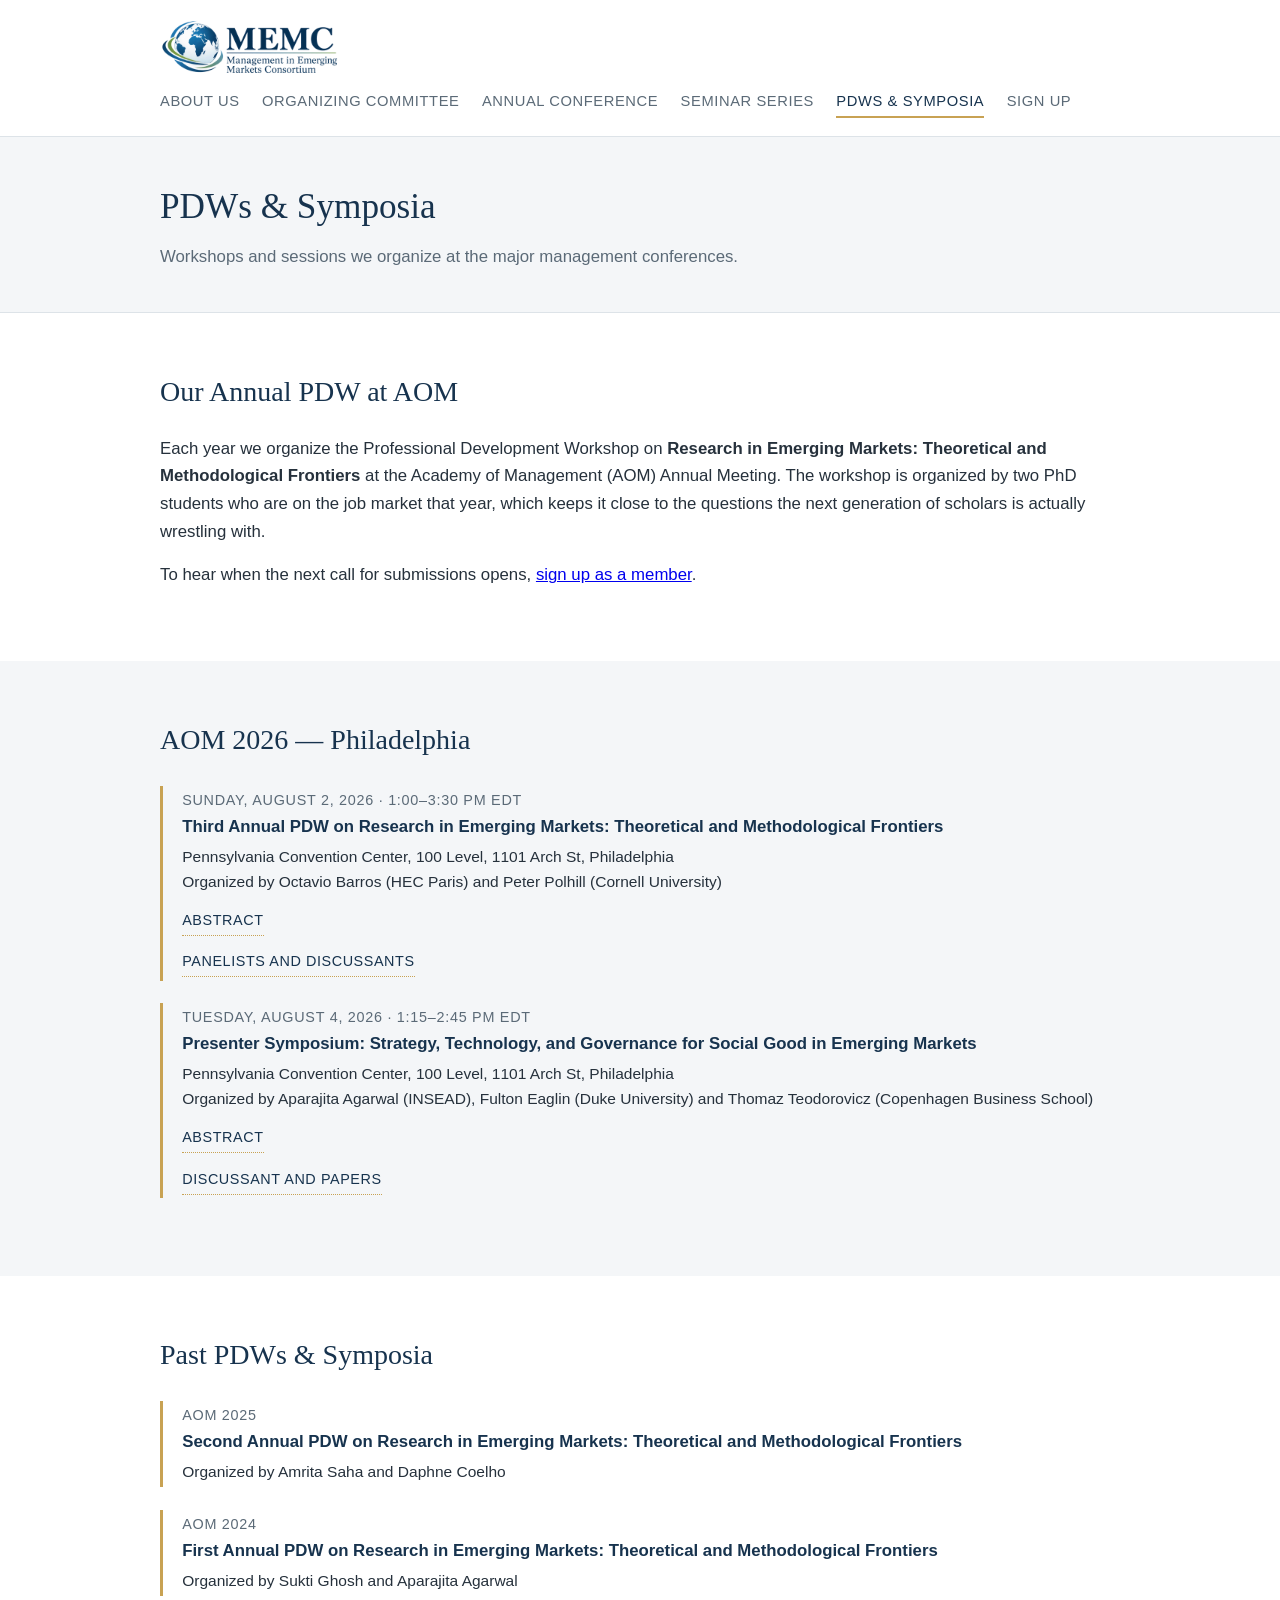
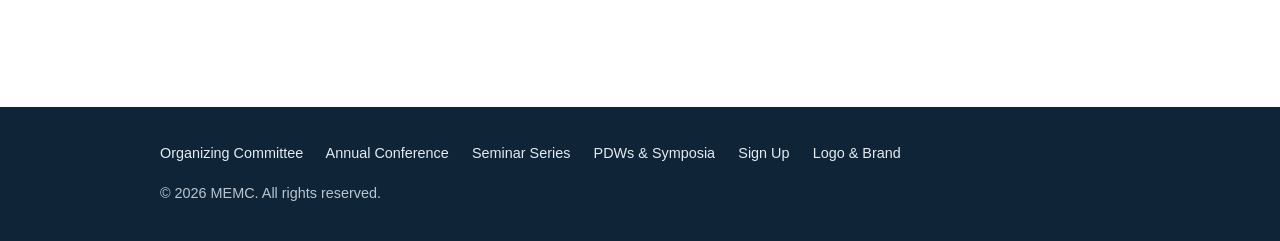
<file: docs/pdws-symposia.html>
<!DOCTYPE html>
<html lang="en">
<head>
  <meta charset="utf-8">
  <meta name="viewport" content="width=device-width, initial-scale=1">
  <title>PDWs &amp; Symposia — Management in Emerging Markets Consortium (MEMC)</title>
  <meta name="description" content="Professional development workshops and symposia organized by the Management in Emerging Markets Consortium (MEMC) at AOM, SMS, and other management conferences.">
  <link rel="canonical" href="https://mem-consortium.org/pdws-symposia.html">
  <link rel="icon" href="favicon.ico" sizes="any">
  <link rel="icon" type="image/png" href="images/favicon-32.png">
  <link rel="apple-touch-icon" href="images/apple-touch-icon.png">
  <meta property="og:type" content="website">
  <meta property="og:site_name" content="Management in Emerging Markets Consortium (MEMC)">
  <meta property="og:title" content="PDWs &amp; Symposia — Management in Emerging Markets Consortium (MEMC)">
  <meta property="og:description" content="Professional development workshops and symposia organized by the Management in Emerging Markets Consortium (MEMC) at AOM, SMS, and other management conferences.">
  <meta property="og:url" content="https://mem-consortium.org/pdws-symposia.html">
  <meta property="og:image" content="https://mem-consortium.org/images/memc-logo.png">
  <link rel="stylesheet" href="css/style.css">
</head>
<body>

<header>
  <div class="wrap header-inner">
    <a class="wordmark" href="index.html"><img src="images/memc-logo-small.png" width="180" height="60" alt="MEMC &mdash; Management in Emerging Markets Consortium"></a>
    <nav>
      <a href="index.html">About Us</a>
      <a href="committee.html">Organizing Committee</a>
      <a href="conference.html">Annual Conference</a>
      <a href="seminars.html">Seminar Series</a>
      <a href="pdws-symposia.html" class="current">PDWs &amp; Symposia</a>
      <a href="signup.html">Sign Up</a>
    </nav>
  </div>
</header>

<div class="page-title">
  <div class="wrap">
    <h1>PDWs &amp; Symposia</h1>
    <p>Workshops and sessions we organize at the major management conferences.</p>
  </div>
</div>

<section>
  <div class="wrap">
    <h2>Our Annual PDW at AOM</h2>
    <p>Each year we organize the Professional Development Workshop on
       <strong>Research in Emerging Markets: Theoretical and Methodological
       Frontiers</strong> at the Academy of Management (AOM) Annual Meeting. The
       workshop is organized by two PhD students who are on the job market that
       year, which keeps it close to the questions the next generation of
       scholars is actually wrestling with.</p>
    <p>To hear when the next call for submissions opens,
       <a href="signup.html">sign up as a member</a>.</p>
  </div>
</section>

<!-- HOW TO UPDATE THIS PAGE:
     1. When a new AOM meeting is announced, add its sessions to the section
        below and move the previous year's into "Past PDWs & Symposia".
     2. The session details (date, room, organizers, panelists, discussants,
        abstract, papers) come from the AOM event page. Save that page as a
        PDF into pdws_symposia/ and ask Claude to pull the details from it —
        the AOM site itself requires a login, so it cannot be read directly.
     3. Long name lists go inside a <details class="program"> toggle so the
        entry stays short; the abstract stays visible above them.
     4. Keep the newest year first in both sections, and keep the "Nth Annual"
        numbering on the PDW going. -->

<section class="tint">
  <div class="wrap">
    <h2>AOM 2026 &mdash; Philadelphia</h2>

    <div class="event">
      <div class="when">Sunday, August 2, 2026 &middot; 1:00&ndash;3:30 pm EDT</div>
      <div class="what">Third Annual PDW on Research in Emerging Markets:
           Theoretical and Methodological Frontiers</div>
      <p>Pennsylvania Convention Center, 100 Level, 1101 Arch St, Philadelphia<br>
         Organized by Octavio Barros (HEC Paris) and Peter Polhill (Cornell
         University)</p>

      <details class="program">
        <summary>Abstract</summary>
        <p class="abstract">This Professional Development Workshop (PDW) aims to foster cutting-edge
         research in management, focusing on emerging markets as well as other
         underexplored institutional settings. Emerging and frontier markets,
         which account for nearly 50% of global GDP and two-thirds of global
         growth over the past decade, pose distinct challenges and opportunities
         for strategic management research. These markets often present diverse
         institutional environments that can inform new research frameworks.
         Additionally, they may provide access to underutilized data or drive the
         use of creative methodological approaches when traditional data sources
         are lacking. The PDW aims to bring together established scholars who have
         studied these less explored contexts and encourage rich discussion on
         both testing existing theories and formulating new ones, thereby
         expanding the scope of strategic management research to include these
         understudied markets and institutional contexts.</p>
      </details>

      <details class="program">
        <summary>Panelists and discussants</summary>

        <p class="roster-head">Panelists</p>
        <ul>
          <li>Aline Gatignon (HEC Paris)</li>
          <li>Laura Doering (University of Toronto)</li>
          <li>Natalie Carlson (University of Pennsylvania)</li>
          <li>Sergio Lazzarini (Insper)</li>
          <li>Shon Hiatt (University of Southern California)</li>
        </ul>

        <p class="roster-head">Discussants</p>
        <ul>
          <li>Andrew Foley (New York University)</li>
          <li>Aparajita Agarwal (INSEAD)</li>
          <li>Carlos Inoue (University of Illinois at Urbana-Champaign)</li>
          <li>Florencio Portocarrero (London School of Economics and Political Science)</li>
          <li>Nataliya Wright (Columbia Business School)</li>
          <li>Priyam Saraf (Stanford University)</li>
          <li>Thomaz Teodorovicz (Copenhagen Business School)</li>
          <li>Ussama Ahmad Khan (London Business School)</li>
        </ul>
      </details>
    </div>

    <div class="event">
      <div class="when">Tuesday, August 4, 2026 &middot; 1:15&ndash;2:45 pm EDT</div>
      <div class="what">Presenter Symposium: Strategy, Technology, and Governance
           for Social Good in Emerging Markets</div>
      <p>Pennsylvania Convention Center, 100 Level, 1101 Arch St, Philadelphia<br>
         Organized by Aparajita Agarwal (INSEAD), Fulton Eaglin (Duke University)
         and Thomaz Teodorovicz (Copenhagen Business School)</p>

      <details class="program">
        <summary>Abstract</summary>
        <p class="abstract">Emerging markets face pressing societal challenges alongside rapid
         technological change and institutional complexities. This presenter
         symposium brings together papers that advance a governance-focused
         perspective on technology adoption and deployment for social good in
         emerging markets. The symposium shows that the pursuit of
         technology-enabled social good may involve navigating complex trade-offs
         that are multiple, interrelated, and not immediately apparent. Across
         diverse contexts &mdash; including clean cooking in East Africa, remote
         learning and higher education in Brazil, the minibus taxi industry in
         South Africa, and the mobile-money industry in multiple markets &mdash;
         the papers demonstrate that the societal impact of technology is shaped
         not just by technical capabilities but also by how technologies are
         embedded within institutional meanings and governance arrangements. The
         symposium has learnings for scholars, managers and policy-makers
         interested in technology, governance, and social impact in emerging
         markets.</p>
      </details>

      <details class="program">
        <summary>Discussant and papers</summary>

        <p class="roster-head">Discussant</p>
        <ul>
          <li>Anita McGahan (University of Toronto)</li>
        </ul>

        <p class="roster-head">Papers</p>
        <ul>
          <li><strong>Broadening without Displacement: How Mission-Oriented
              Industries Develop Plural Templates</strong> &mdash;
              Diana Jue-Rajasingh (Rice University)</li>
          <li><strong>Democratization of Disparity? Unequal Gains from Digital
              Platforms in Emerging Markets</strong> &mdash;
              Aparajita Agarwal (INSEAD), Sarath Balachandran (London Business
              School)</li>
          <li><strong>Comparative Governance and Digital Technology Adoption in
              Public Services</strong> &mdash;
              Thomaz Teodorovicz (Copenhagen Business School), Ilze Kivleniece
              (INSEAD)</li>
          <li><strong>The Cost of Flexibility: Informal Governance and Resilience
              in the South African Taxi Industry</strong> &mdash;
              Fulton Eaglin (Duke University), Rakeen Tanvir (Duke University)</li>
        </ul>
      </details>
    </div>
  </div>
</section>

<section>
  <div class="wrap">
    <h2>Past PDWs &amp; Symposia</h2>

    <div class="event">
      <div class="when">AOM 2025</div>
      <div class="what">Second Annual PDW on Research in Emerging Markets:
           Theoretical and Methodological Frontiers</div>
      <p>Organized by Amrita Saha and Daphne Coelho</p>
    </div>

    <div class="event">
      <div class="when">AOM 2024</div>
      <div class="what">First Annual PDW on Research in Emerging Markets:
           Theoretical and Methodological Frontiers</div>
      <p>Organized by Sukti Ghosh and Aparajita Agarwal</p>
    </div>
  </div>
</section>

<footer>
  <div class="wrap footer-inner">
    <div>
      <a href="committee.html">Organizing Committee</a>
      <a href="conference.html">Annual Conference</a>
      <a href="seminars.html">Seminar Series</a>
      <a href="pdws-symposia.html">PDWs &amp; Symposia</a>
      <a href="signup.html">Sign Up</a>
      <a href="brand.html">Logo &amp; Brand</a>
    </div>
    <div>&copy; 2026 MEMC. All rights reserved.</div>
  </div>
</footer>

</body>
</html>
</file>
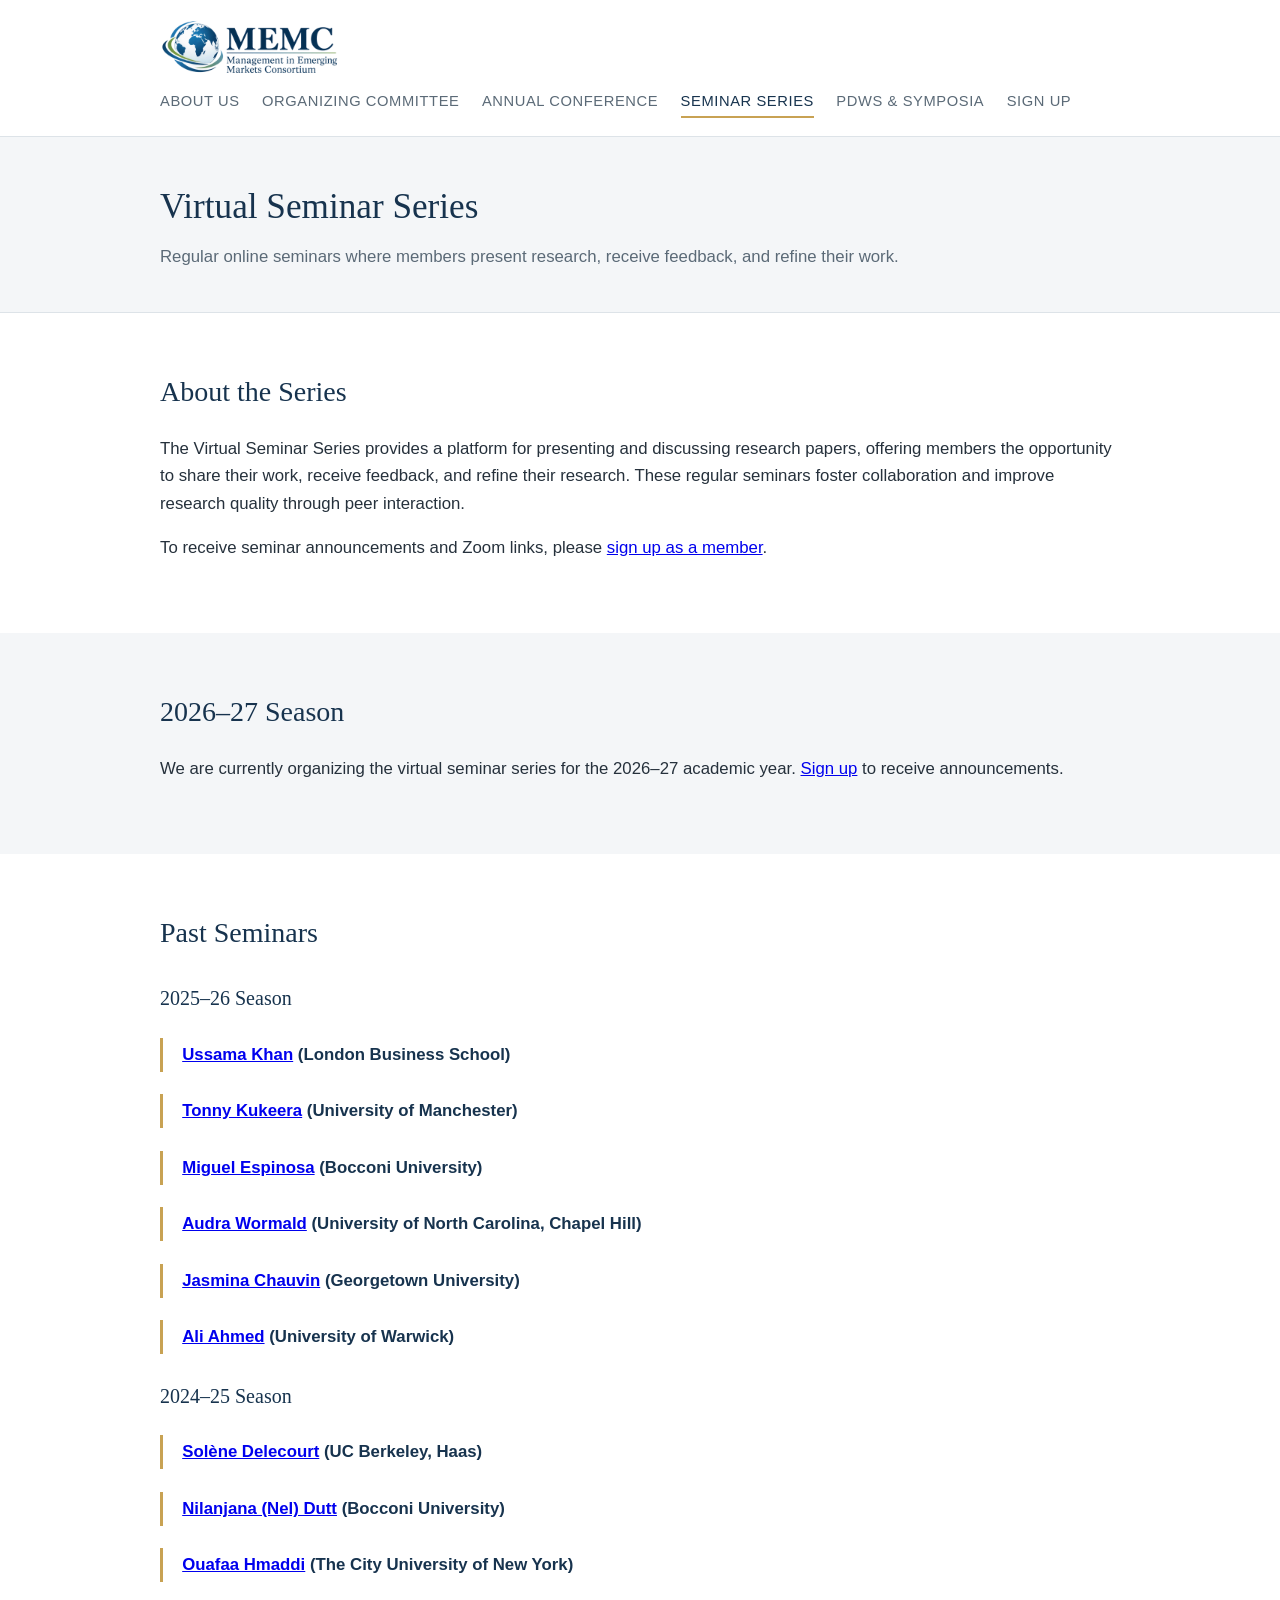
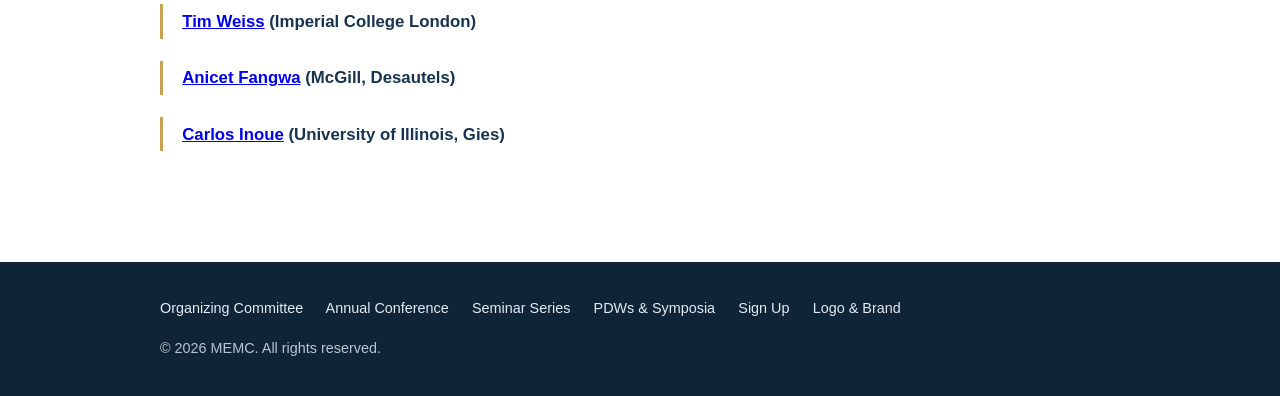
<file: docs/seminars.html>
<!DOCTYPE html>
<html lang="en">
<head>
  <meta charset="utf-8">
  <meta name="viewport" content="width=device-width, initial-scale=1">
  <title>Virtual Seminar Series — Management in Emerging Markets Consortium (MEMC)</title>
  <meta name="description" content="The Management in Emerging Markets Consortium (MEMC) virtual seminar series, where members present research on emerging markets and receive feedback.">
  <link rel="canonical" href="https://mem-consortium.org/seminars.html">
  <link rel="icon" href="favicon.ico" sizes="any">
  <link rel="icon" type="image/png" href="images/favicon-32.png">
  <link rel="apple-touch-icon" href="images/apple-touch-icon.png">
  <meta property="og:type" content="website">
  <meta property="og:site_name" content="Management in Emerging Markets Consortium (MEMC)">
  <meta property="og:title" content="Virtual Seminar Series — Management in Emerging Markets Consortium (MEMC)">
  <meta property="og:description" content="The Management in Emerging Markets Consortium (MEMC) virtual seminar series, where members present research on emerging markets and receive feedback.">
  <meta property="og:url" content="https://mem-consortium.org/seminars.html">
  <meta property="og:image" content="https://mem-consortium.org/images/memc-logo.png">
  <link rel="stylesheet" href="css/style.css">
</head>
<body>

<header>
  <div class="wrap header-inner">
    <a class="wordmark" href="index.html"><img src="images/memc-logo-small.png" width="180" height="60" alt="MEMC &mdash; Management in Emerging Markets Consortium"></a>
    <nav>
      <a href="index.html">About Us</a>
      <a href="committee.html">Organizing Committee</a>
      <a href="conference.html">Annual Conference</a>
      <a href="seminars.html" class="current">Seminar Series</a>
      <a href="pdws-symposia.html">PDWs &amp; Symposia</a>
      <a href="signup.html">Sign Up</a>
    </nav>
  </div>
</header>

<div class="page-title">
  <div class="wrap">
    <h1>Virtual Seminar Series</h1>
    <p>Regular online seminars where members present research, receive feedback, and refine their work.</p>
  </div>
</div>

<section>
  <div class="wrap">
    <h2>About the Series</h2>
    <p>The Virtual Seminar Series provides a platform for presenting and
       discussing research papers, offering members the opportunity to share
       their work, receive feedback, and refine their research. These regular
       seminars foster collaboration and improve research quality through peer
       interaction.</p>
    <p>To receive seminar announcements and Zoom links, please
       <a href="signup.html">sign up as a member</a>.</p>
  </div>
</section>

<!-- HOW TO UPDATE THIS PAGE for a new academic year:
     1. Rename the current season's heading (e.g. "2026–27 Season") and move its
        speaker list down into the "Past Seminars" section under a year heading.
     2. Add the new season's seminars as .event blocks below (copy the pattern):
        <div class="event">
          <div class="when">Month Day, Year — Time (ET)</div>
          <div class="what"><a href="https://speaker-website">Speaker Name</a> (Affiliation)</div>
          <p>Paper or talk title</p>
        </div> -->

<section class="tint">
  <div class="wrap">
    <h2>2026&ndash;27 Season</h2>
    <p>We are currently organizing the virtual seminar series for the
       2026&ndash;27 academic year. <a href="signup.html">Sign up</a> to
       receive announcements.</p>
  </div>
</section>

<section>
  <div class="wrap">
    <h2>Past Seminars</h2>

    <h3>2025&ndash;26 Season</h3>

    <div class="event">
      <div class="what"><a href="https://www.london.edu/faculty-and-research/faculty-profiles/u/ussama-ahmed-khan">Ussama Khan</a> (London Business School)</div>
    </div>

    <div class="event">
      <div class="what"><a href="https://research.manchester.ac.uk/en/persons/tonny-kukeera/">Tonny Kukeera</a> (University of Manchester)</div>
    </div>

    <div class="event">
      <div class="what"><a href="https://www.sdabocconi.it/en/faculty-research/faculty-knowledge/miguel-espinosa/">Miguel Espinosa</a> (Bocconi University)</div>
    </div>

    <div class="event">
      <div class="what"><a href="https://www.kenan-flagler.unc.edu/faculty/directory/audra-wormald/">Audra Wormald</a> (University of North Carolina, Chapel Hill)</div>
    </div>

    <div class="event">
      <div class="what"><a href="https://gufaculty360.georgetown.edu/s/contact/00336000015bjscAAA/jasmina-chauvin">Jasmina Chauvin</a> (Georgetown University)</div>
    </div>

    <div class="event">
      <div class="what"><a href="https://www.wbs.ac.uk/about/person/ali-ahmed/">Ali Ahmed</a> (University of Warwick)</div>
    </div>

    <h3>2024&ndash;25 Season</h3>

    <div class="event">
      <div class="what"><a href="https://haas.berkeley.edu/faculty/solene-delecourt/">Sol&egrave;ne Delecourt</a> (UC Berkeley, Haas)</div>
    </div>

    <div class="event">
      <div class="what"><a href="https://mgmt-tech.unibocconi.eu/people/nilanjana-dutt">Nilanjana (Nel) Dutt</a> (Bocconi University)</div>
    </div>

    <div class="event">
      <div class="what"><a href="https://www.ccny.cuny.edu/profiles/ouafaa-hmaddi">Ouafaa Hmaddi</a> (The City University of New York)</div>
    </div>

    <div class="event">
      <div class="what"><a href="https://www.tim-weiss.com">Tim Weiss</a> (Imperial College London)</div>
    </div>

    <div class="event">
      <div class="what"><a href="https://www.mcgill.ca/desautels/anicet-fangwa">Anicet Fangwa</a> (McGill, Desautels)</div>
    </div>

    <div class="event">
      <div class="what"><a href="https://giesbusiness.illinois.edu/profile/carlos-inoue">Carlos Inoue</a> (University of Illinois, Gies)</div>
    </div>

  </div>
</section>

<footer>
  <div class="wrap footer-inner">
    <div>
      <a href="committee.html">Organizing Committee</a>
      <a href="conference.html">Annual Conference</a>
      <a href="seminars.html">Seminar Series</a>
      <a href="pdws-symposia.html">PDWs &amp; Symposia</a>
      <a href="signup.html">Sign Up</a>
      <a href="brand.html">Logo &amp; Brand</a>
    </div>
    <div>&copy; 2026 MEMC. All rights reserved.</div>
  </div>
</footer>

</body>
</html>
</file>
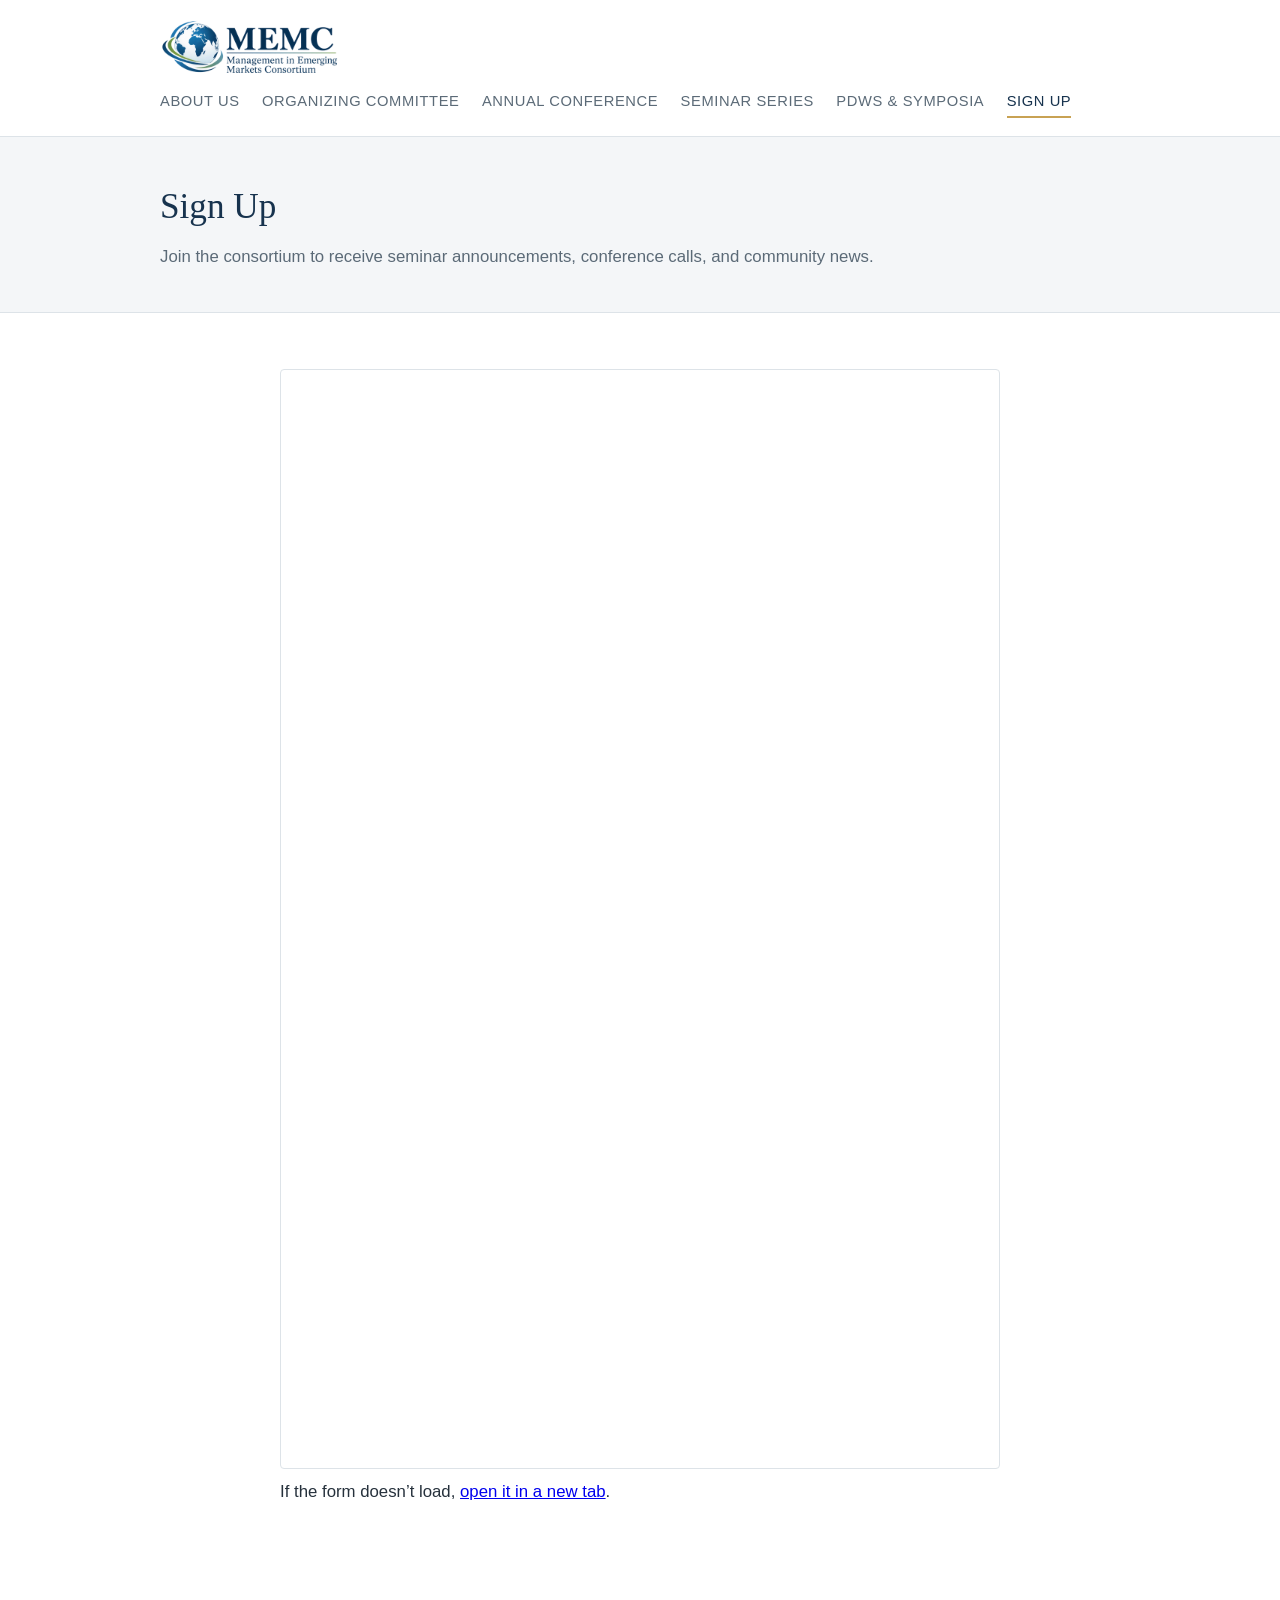
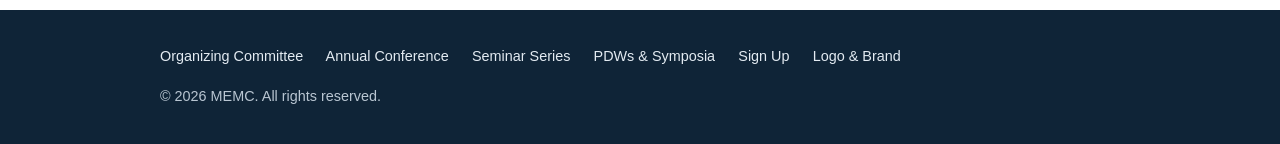
<file: docs/signup.html>
<!DOCTYPE html>
<html lang="en">
<head>
  <meta charset="utf-8">
  <meta name="viewport" content="width=device-width, initial-scale=1">
  <title>Sign Up — Management in Emerging Markets Consortium (MEMC)</title>
  <meta name="description" content="Join the Management in Emerging Markets Consortium (MEMC) to receive seminar announcements, conference calls, and community news.">
  <link rel="canonical" href="https://mem-consortium.org/signup.html">
  <link rel="icon" href="favicon.ico" sizes="any">
  <link rel="icon" type="image/png" href="images/favicon-32.png">
  <link rel="apple-touch-icon" href="images/apple-touch-icon.png">
  <meta property="og:type" content="website">
  <meta property="og:site_name" content="Management in Emerging Markets Consortium (MEMC)">
  <meta property="og:title" content="Sign Up — Management in Emerging Markets Consortium (MEMC)">
  <meta property="og:description" content="Join the Management in Emerging Markets Consortium (MEMC) to receive seminar announcements, conference calls, and community news.">
  <meta property="og:url" content="https://mem-consortium.org/signup.html">
  <meta property="og:image" content="https://mem-consortium.org/images/memc-logo.png">
  <link rel="stylesheet" href="css/style.css">
</head>
<body>

<header>
  <div class="wrap header-inner">
    <a class="wordmark" href="index.html"><img src="images/memc-logo-small.png" width="180" height="60" alt="MEMC &mdash; Management in Emerging Markets Consortium"></a>
    <nav>
      <a href="index.html">About Us</a>
      <a href="committee.html">Organizing Committee</a>
      <a href="conference.html">Annual Conference</a>
      <a href="seminars.html">Seminar Series</a>
      <a href="pdws-symposia.html">PDWs &amp; Symposia</a>
      <a href="signup.html" class="current">Sign Up</a>
    </nav>
  </div>
</header>

<div class="page-title">
  <div class="wrap">
    <h1>Sign Up</h1>
    <p>Join the consortium to receive seminar announcements, conference calls, and community news.</p>
  </div>
</div>

<section>
  <div class="wrap form-embed">
    <!-- MEMBERSHIP FORM (Google Form embed)
         This form is owned by mem.consortium@gmail.com; responses go
         automatically to its linked Google Sheet (the member database).
         If the form is ever replaced, update the URL in BOTH places below
         (get it from the form editor: Send > < > embed > the src="..." URL). -->
    <iframe
      src="https://docs.google.com/forms/d/e/1FAIpQLSerJ5wu7MBlTDea8HUHhudCPz0_E8BhWZjlOHbxUb7kJUxt9A/viewform?embedded=true"
      height="1100" frameborder="0" marginheight="0" marginwidth="0"
      title="MEMC membership sign-up form">
      Loading&hellip;
    </iframe>
    <p>If the form doesn&rsquo;t load,
       <a href="https://docs.google.com/forms/d/e/1FAIpQLSerJ5wu7MBlTDea8HUHhudCPz0_E8BhWZjlOHbxUb7kJUxt9A/viewform">open it in a new tab</a>.</p>

  </div>
</section>

<footer>
  <div class="wrap footer-inner">
    <div>
      <a href="committee.html">Organizing Committee</a>
      <a href="conference.html">Annual Conference</a>
      <a href="seminars.html">Seminar Series</a>
      <a href="pdws-symposia.html">PDWs &amp; Symposia</a>
      <a href="signup.html">Sign Up</a>
      <a href="brand.html">Logo &amp; Brand</a>
    </div>
    <div>&copy; 2026 MEMC. All rights reserved.</div>
  </div>
</footer>

</body>
</html>
</file>
<file: docs/css/style.css>
/* ==========================================================================
   MEMC website stylesheet
   Shared by every page. Colors and fonts are defined once, here.
   ========================================================================== */

:root {
  --navy: #17334e;        /* headers, footer, buttons */
  --navy-dark: #0f2437;
  --gold: #c8a253;        /* small accents */
  --ink: #26313c;         /* body text */
  --muted: #5b6a77;       /* secondary text */
  --paper: #ffffff;
  --paper-tint: #f4f6f8;  /* alternating section background */
  --line: #dde3e8;
  --serif: Georgia, "Times New Roman", serif;
  --sans: -apple-system, BlinkMacSystemFont, "Segoe UI", Roboto, Helvetica, Arial, sans-serif;
}

* { margin: 0; padding: 0; box-sizing: border-box; }

body {
  font-family: var(--sans);
  color: var(--ink);
  background: var(--paper);
  line-height: 1.65;
  font-size: 1.05rem;
}

img { max-width: 100%; display: block; }

.wrap { max-width: 1000px; margin: 0 auto; padding: 0 1.25rem; }

/* --- Header / navigation ------------------------------------------------ */

header {
  border-bottom: 1px solid var(--line);
  background: var(--paper);
}

.header-inner {
  display: flex;
  flex-wrap: wrap;
  align-items: center;
  justify-content: space-between;
  gap: 0.5rem 2rem;
  padding-top: 1.1rem;
  padding-bottom: 1.1rem;
}

.wordmark {
  font-family: var(--serif);
  font-size: 1.6rem;
  font-weight: bold;
  letter-spacing: 0.06em;
  color: var(--navy);
  text-decoration: none;
}

/* The logo image inside the wordmark link (top-left of every page). */
.wordmark img { height: 60px; width: auto; }

nav { display: flex; flex-wrap: wrap; gap: 0.25rem 1.4rem; }

nav a {
  color: var(--muted);
  text-decoration: none;
  font-size: 0.92rem;
  letter-spacing: 0.04em;
  text-transform: uppercase;
  padding: 0.2rem 0;
  border-bottom: 2px solid transparent;
}

nav a:hover { color: var(--navy); }
nav a.current { color: var(--navy); border-bottom-color: var(--gold); }

/* --- Hero (home page) --------------------------------------------------- */

.hero {
  background: var(--navy);
  color: #fff;
  padding: 4.5rem 0 4rem;
  text-align: center;
}

.hero h1 {
  font-family: var(--serif);
  font-size: clamp(2rem, 5vw, 3.1rem);
  font-weight: normal;
  line-height: 1.2;
  margin-bottom: 1rem;
}

.hero p {
  max-width: 620px;
  margin: 0 auto 2rem;
  color: #cdd8e2;
  font-size: 1.1rem;
}

/* White-lettered logo in place of the banner heading. */
.hero-logo { width: 100%; max-width: 560px; margin: 0 auto; }

.hero .kicker {
  text-transform: uppercase;
  letter-spacing: 0.25em;
  font-size: 0.85rem;
  color: var(--gold);
  margin-bottom: 1.2rem;
}

/* --- Buttons ------------------------------------------------------------ */

.btn {
  display: inline-block;
  padding: 0.65rem 1.6rem;
  margin: 0 0.4rem 0.5rem;
  text-decoration: none;
  font-size: 0.95rem;
  letter-spacing: 0.03em;
  border-radius: 3px;
}

.btn-solid { background: var(--gold); color: var(--navy-dark); }
.btn-solid:hover { filter: brightness(1.06); }
.btn-ghost { border: 1px solid rgba(255,255,255,0.55); color: #fff; }
.btn-ghost:hover { border-color: #fff; }
.btn-navy { background: var(--navy); color: #fff; }
.btn-navy:hover { background: var(--navy-dark); }

/* --- Page sections ------------------------------------------------------ */

section { padding: 3.5rem 0; }
section.tint { background: var(--paper-tint); }

h2 {
  font-family: var(--serif);
  font-size: 1.75rem;
  font-weight: normal;
  color: var(--navy);
  margin-bottom: 1.2rem;
}

h3 {
  font-family: var(--serif);
  font-size: 1.25rem;
  font-weight: normal;
  color: var(--navy);
  margin: 1.6rem 0 0.5rem;
}

section p { margin-bottom: 1rem; }
section ul { margin: 0 0 1rem 1.4rem; }

.page-title {
  background: var(--paper-tint);
  border-bottom: 1px solid var(--line);
  padding: 2.6rem 0;
}

.page-title h1 {
  font-family: var(--serif);
  font-weight: normal;
  font-size: 2.2rem;
  color: var(--navy);
}

.page-title p { color: var(--muted); margin-top: 0.4rem; }

/* --- Card grid (programs, committee) ------------------------------------ */

.cards {
  display: grid;
  grid-template-columns: repeat(auto-fit, minmax(260px, 1fr));
  gap: 1.4rem;
  margin-top: 1.5rem;
}

.card {
  background: var(--paper);
  border: 1px solid var(--line);
  border-radius: 4px;
  padding: 1.5rem;
}

.card h3 { margin-top: 0; }
.card p { font-size: 0.97rem; color: var(--muted); margin-bottom: 0.6rem; }

/* --- Committee member cards --------------------------------------------- */

.person {
  text-align: center;
  padding: 1.75rem 1.25rem;
}

.person img,
.person .initials {
  width: 130px;
  height: 130px;
  border-radius: 50%;
  object-fit: cover;
  margin: 0 auto 1rem;
}

.person .initials {
  display: flex;
  align-items: center;
  justify-content: center;
  background: var(--navy);
  color: #fff;
  font-family: var(--serif);
  font-size: 2.2rem;
}

.person .name { font-weight: 600; color: var(--navy); }
.person .role { font-size: 0.92rem; color: var(--muted); }

/* --- Event / seminar listings ------------------------------------------- */

.event {
  border-left: 3px solid var(--gold);
  padding: 0.2rem 0 0.2rem 1.2rem;
  margin: 1.4rem 0;
}

.event .when { font-size: 0.9rem; color: var(--muted); text-transform: uppercase; letter-spacing: 0.05em; }
.event .what { font-weight: 600; color: var(--navy); }
.event p { margin: 0.2rem 0 0; font-size: 0.97rem; }
.event ul { margin: 0.4rem 0 0 1.3rem; font-size: 0.97rem; }
.event li { margin-bottom: 0.15rem; }

/* Session abstract: serif body, to set it apart from the surrounding details
   (venue, organizers, name lists). Lives inside an "Abstract" toggle. */
.abstract {
  font-family: var(--serif);
  font-size: 1rem !important;
  line-height: 1.6;
  margin-top: 0.15rem !important;
}

/* Group headings inside a toggle ("Panelists", "Papers", ...). */
.program .roster-head { font-weight: 600; color: var(--navy); margin-top: 0.8rem; }
.program .roster-head:first-of-type { margin-top: 0.5rem; }

/* --- Collapsible conference program -------------------------------------- */

/* <details class="program"> starts closed; the browser handles expanding it. */
.program { margin-top: 0.7rem; }

.program > summary {
  cursor: pointer;
  display: inline-block;
  font-size: 0.9rem;
  letter-spacing: 0.04em;
  text-transform: uppercase;
  color: var(--navy);
  padding: 0.15rem 0;
  border-bottom: 1px dotted var(--gold);
}

.program > summary:hover { color: var(--navy-dark); }

/* Sits under the agenda toggle, inside a past-conference entry. */
.program-download { margin-top: 0.55rem; font-size: 0.97rem; }
.program .organizers { font-size: 0.97rem; color: var(--muted); margin: 0.9rem 0 0; }
.program h3 { font-size: 1.1rem; margin: 1.4rem 0 0.3rem; }

.agenda .slot {
  display: grid;
  grid-template-columns: 11rem 1fr;
  gap: 0 1.2rem;
  padding: 0.8rem 0;
  border-top: 1px solid var(--line);
}

.agenda .time {
  font-size: 0.88rem;
  color: var(--muted);
  text-transform: uppercase;
  letter-spacing: 0.04em;
}

.agenda .title { font-weight: 600; color: var(--navy); font-size: 0.97rem; }
.agenda .item p { margin: 0.15rem 0 0; font-size: 0.95rem; color: var(--muted); }
.agenda .item ul { margin: 0.4rem 0 0 1.2rem; font-size: 0.95rem; }
.agenda .item li { margin-bottom: 0.35rem; }

/* Parallel tracks within one time slot (2025 conference). */
.agenda .subsession { margin-top: 0.6rem; }
.agenda .subtitle { font-size: 0.95rem; font-weight: 600; color: var(--ink); }

/* Stack the time above the session on narrow screens. */
@media (max-width: 620px) {
  .agenda .slot { grid-template-columns: 1fr; }
  .agenda .time { margin-bottom: 0.15rem; }
}

/* --- Photo band ---------------------------------------------------------- */

.photos {
  display: grid;
  grid-template-columns: repeat(auto-fit, minmax(280px, 1fr));
  gap: 1rem;
  margin-top: 1.5rem;
}

.photos figure img { border-radius: 4px; width: 100%; height: 280px; object-fit: cover; }

/* Four photos in a 2x2 block, same picture size as the two-photo band. */
.photos-2x2 { grid-template-columns: repeat(2, 1fr); }

@media (max-width: 620px) {
  .photos-2x2 { grid-template-columns: 1fr; }
}
.photos figcaption { font-size: 0.85rem; color: var(--muted); margin-top: 0.4rem; }

/* --- Embedded Google Form ------------------------------------------------ */

.form-embed { max-width: 760px; }
.form-embed iframe { width: 100%; border: 1px solid var(--line); border-radius: 4px; }

/* --- Logo & Brand page -------------------------------------------------- */

.logo-panel {
  background: var(--paper);
  border: 1px solid var(--line);
  border-radius: 4px;
  padding: 2.5rem;
  margin: 1.5rem 0;
}

.logo-panel img { width: 100%; max-width: 760px; margin: 0 auto; }
.logo-panel-dark { background: var(--navy); border-color: var(--navy); }

.card .label {
  font-size: 0.85rem;
  text-transform: uppercase;
  letter-spacing: 0.05em;
  color: var(--muted);
  margin-bottom: 0.2rem;
}

.card .label ~ .label { margin-top: 1rem; }
.card .value { color: var(--ink); font-size: 1rem; margin-bottom: 0; }

/* --- Footer -------------------------------------------------------------- */

footer {
  background: var(--navy-dark);
  color: #b9c6d2;
  padding: 2.2rem 0;
  margin-top: 2rem;
  font-size: 0.9rem;
}

.footer-inner { display: flex; flex-wrap: wrap; justify-content: space-between; gap: 1rem; }
footer a { color: #e3ebf2; text-decoration: none; margin-right: 1.2rem; }
footer a:hover { text-decoration: underline; }
</file>
